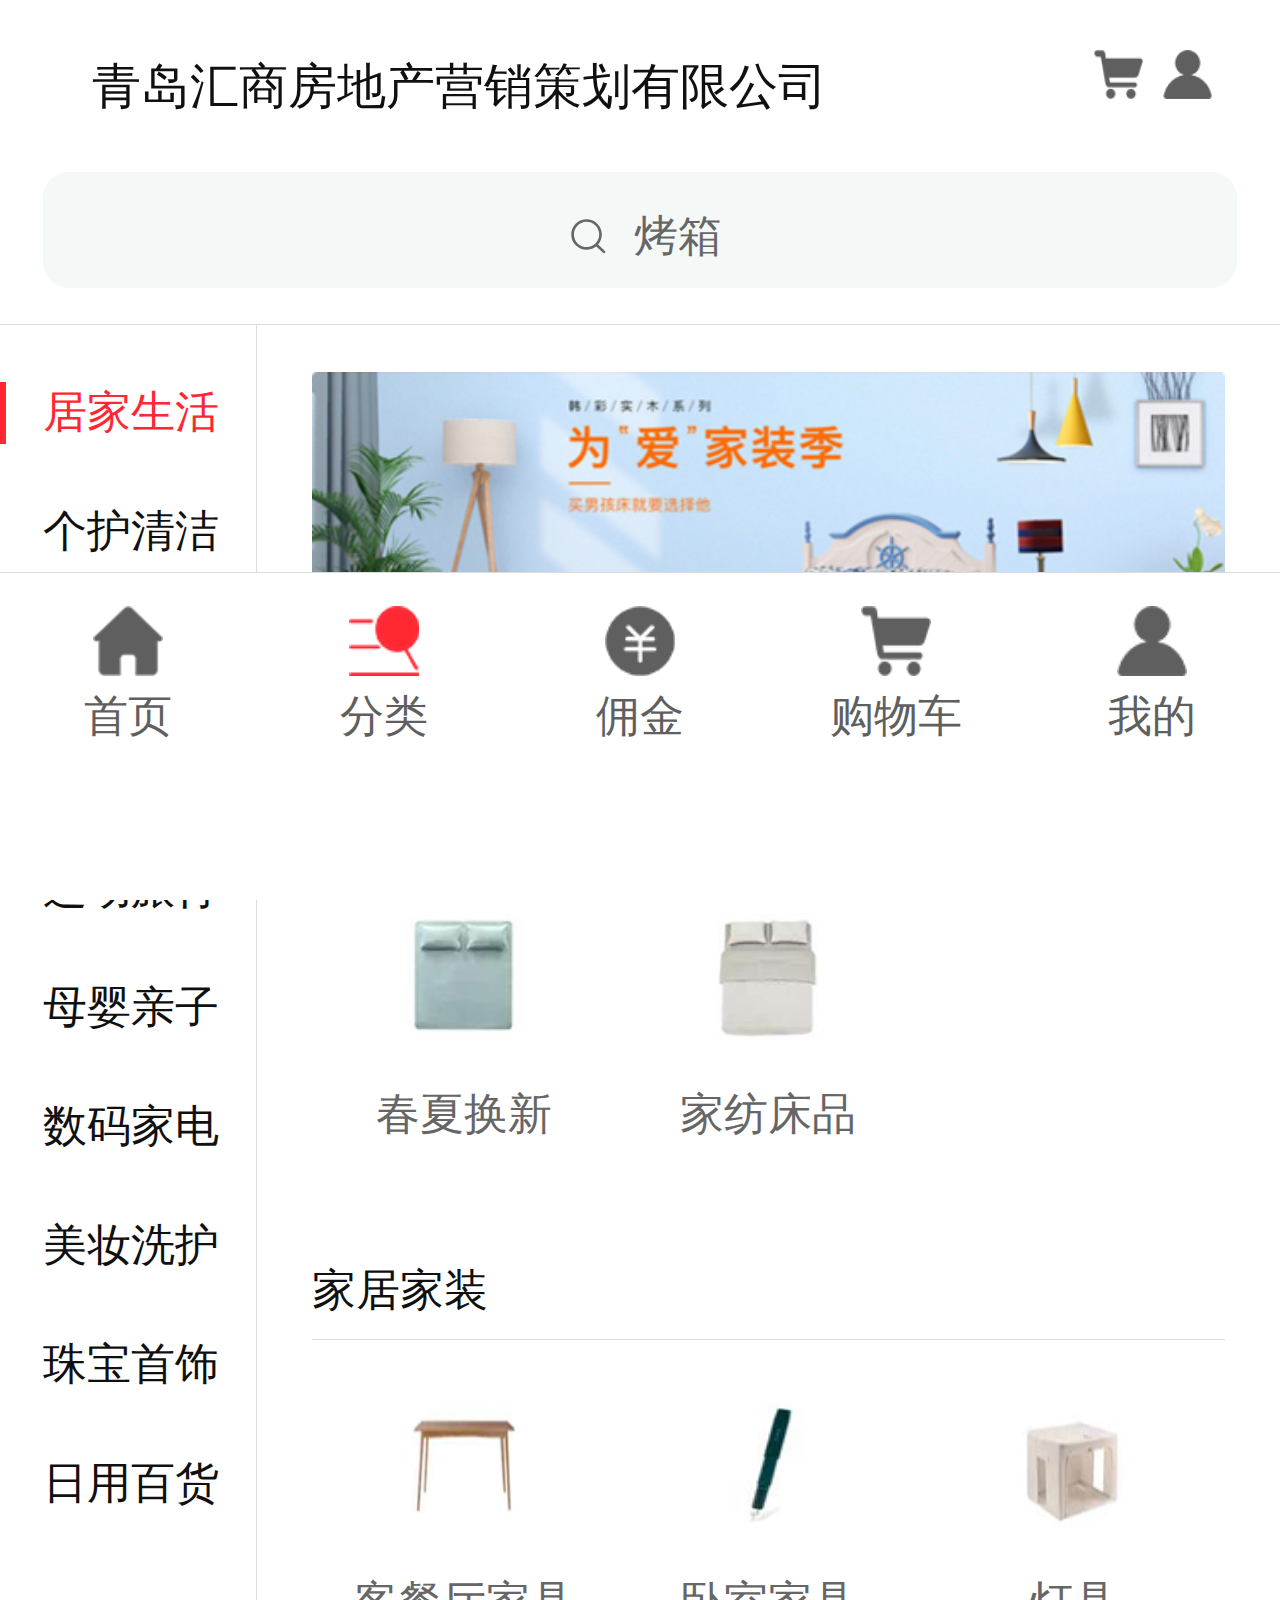
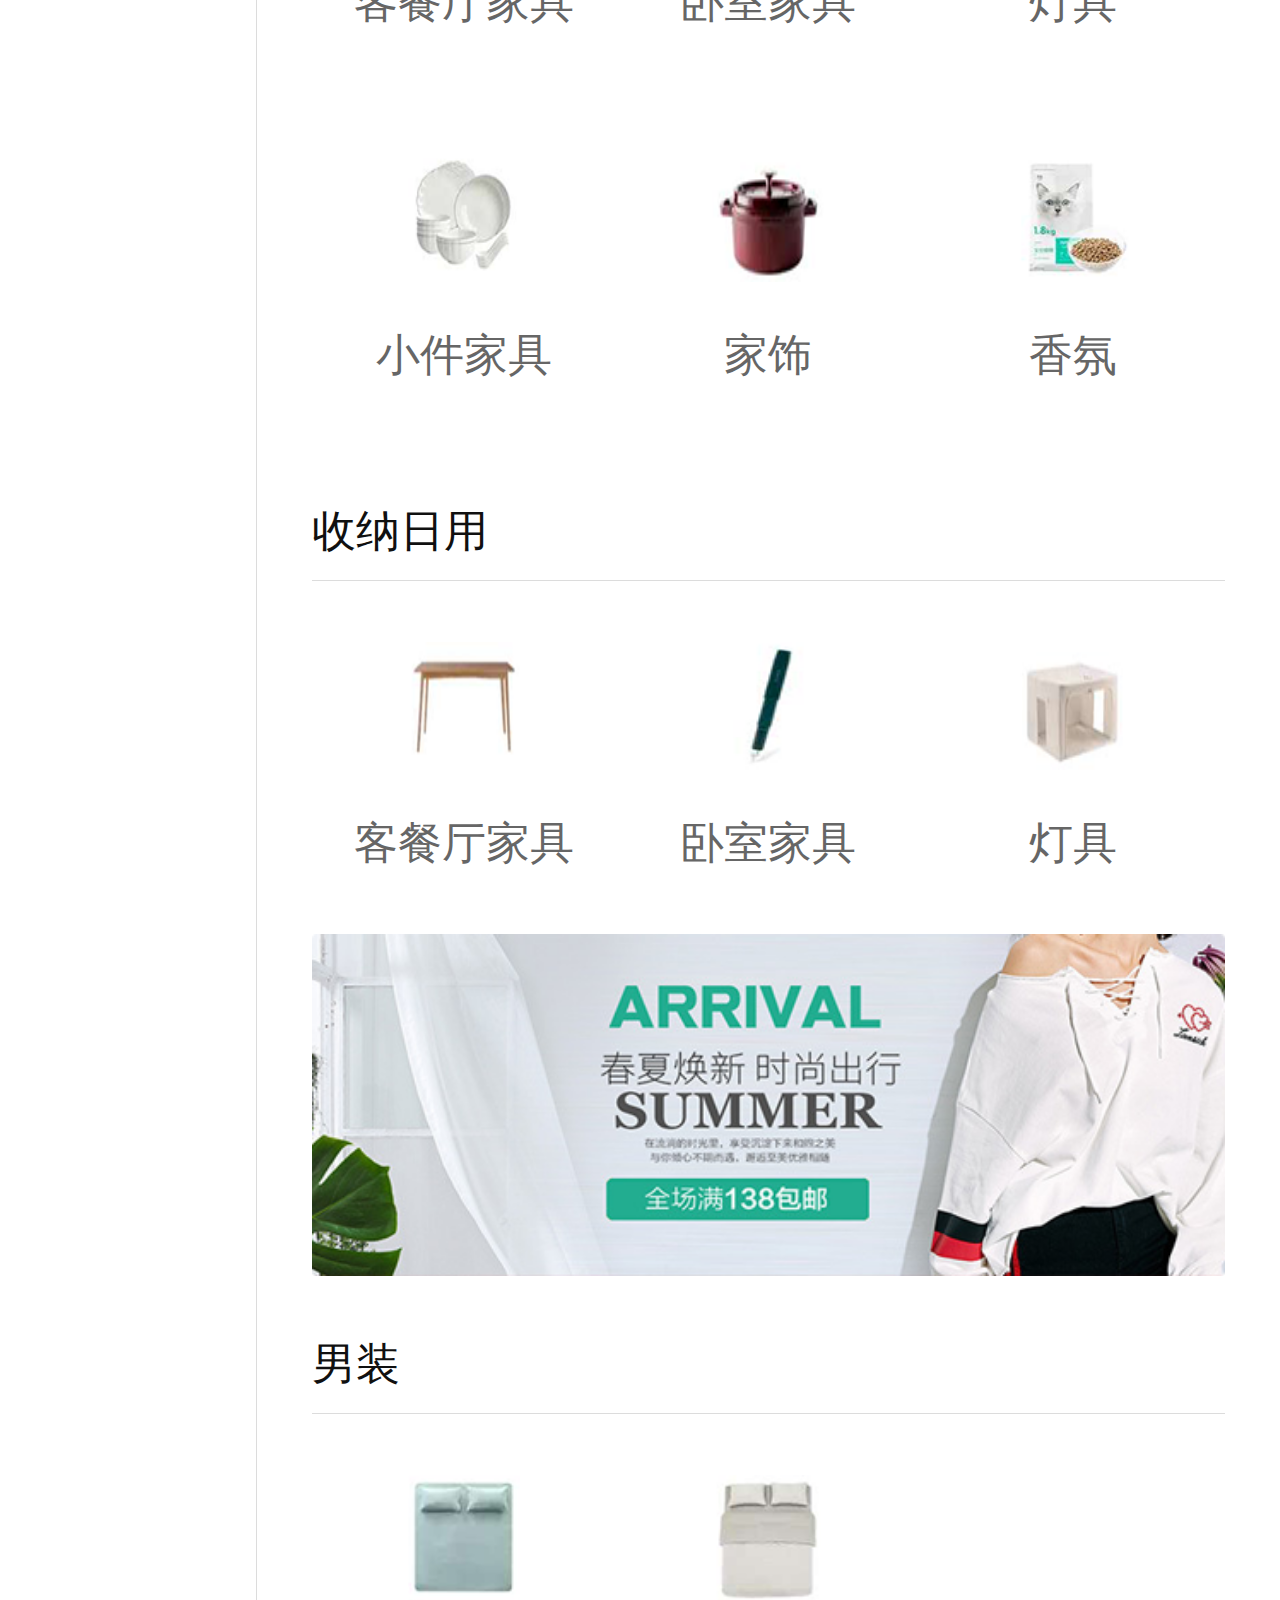
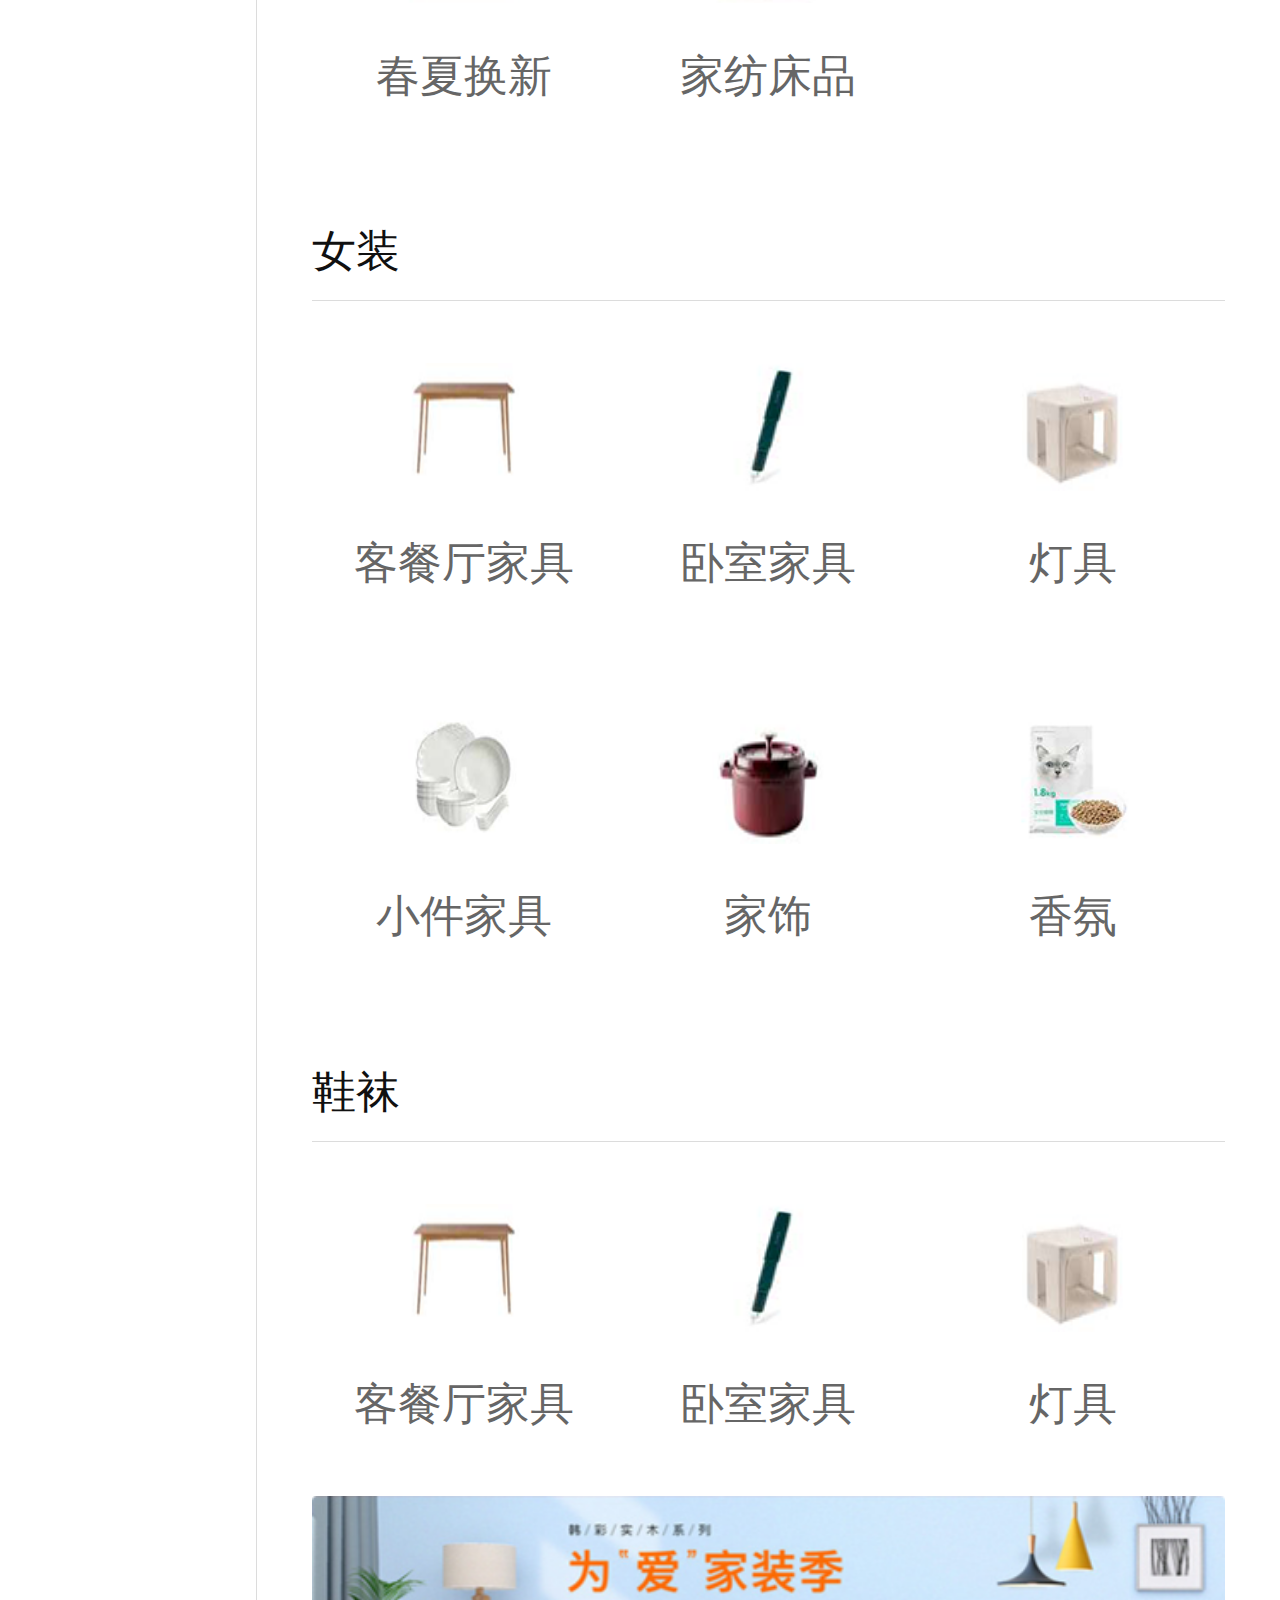
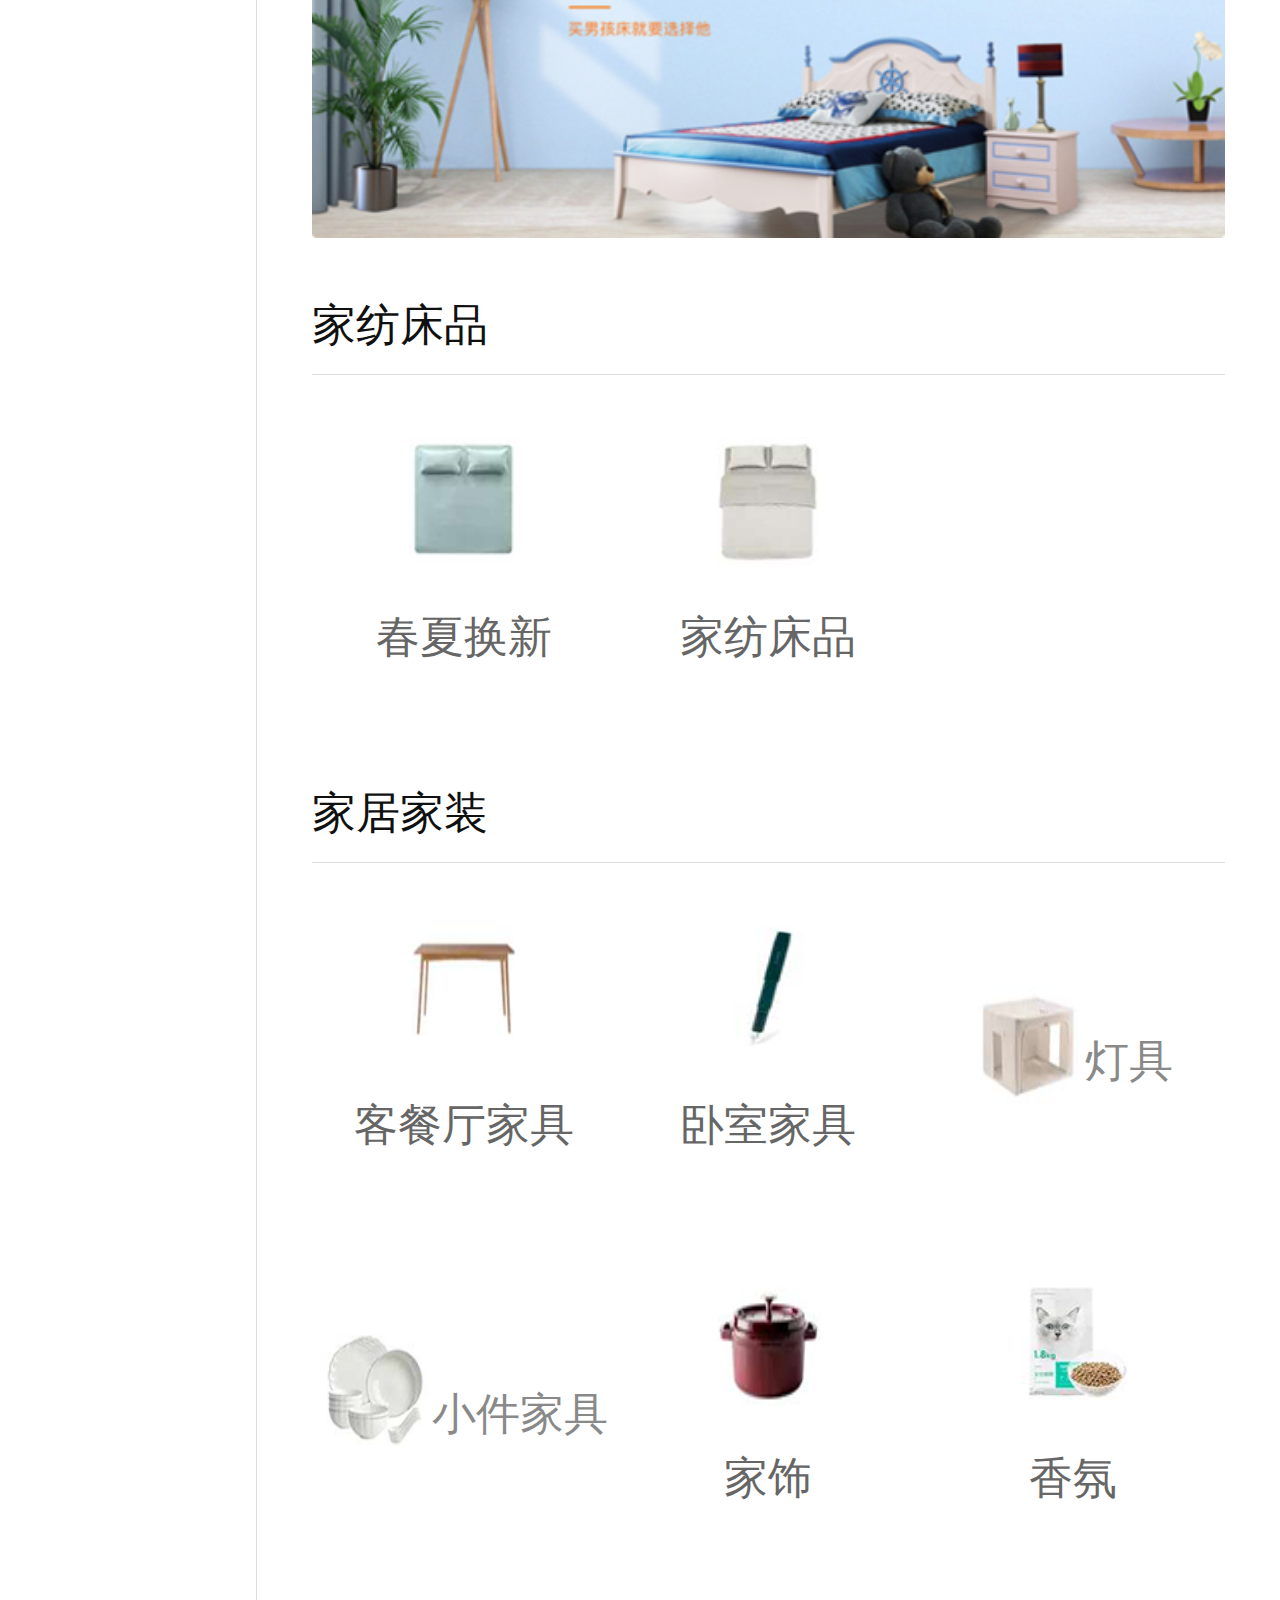
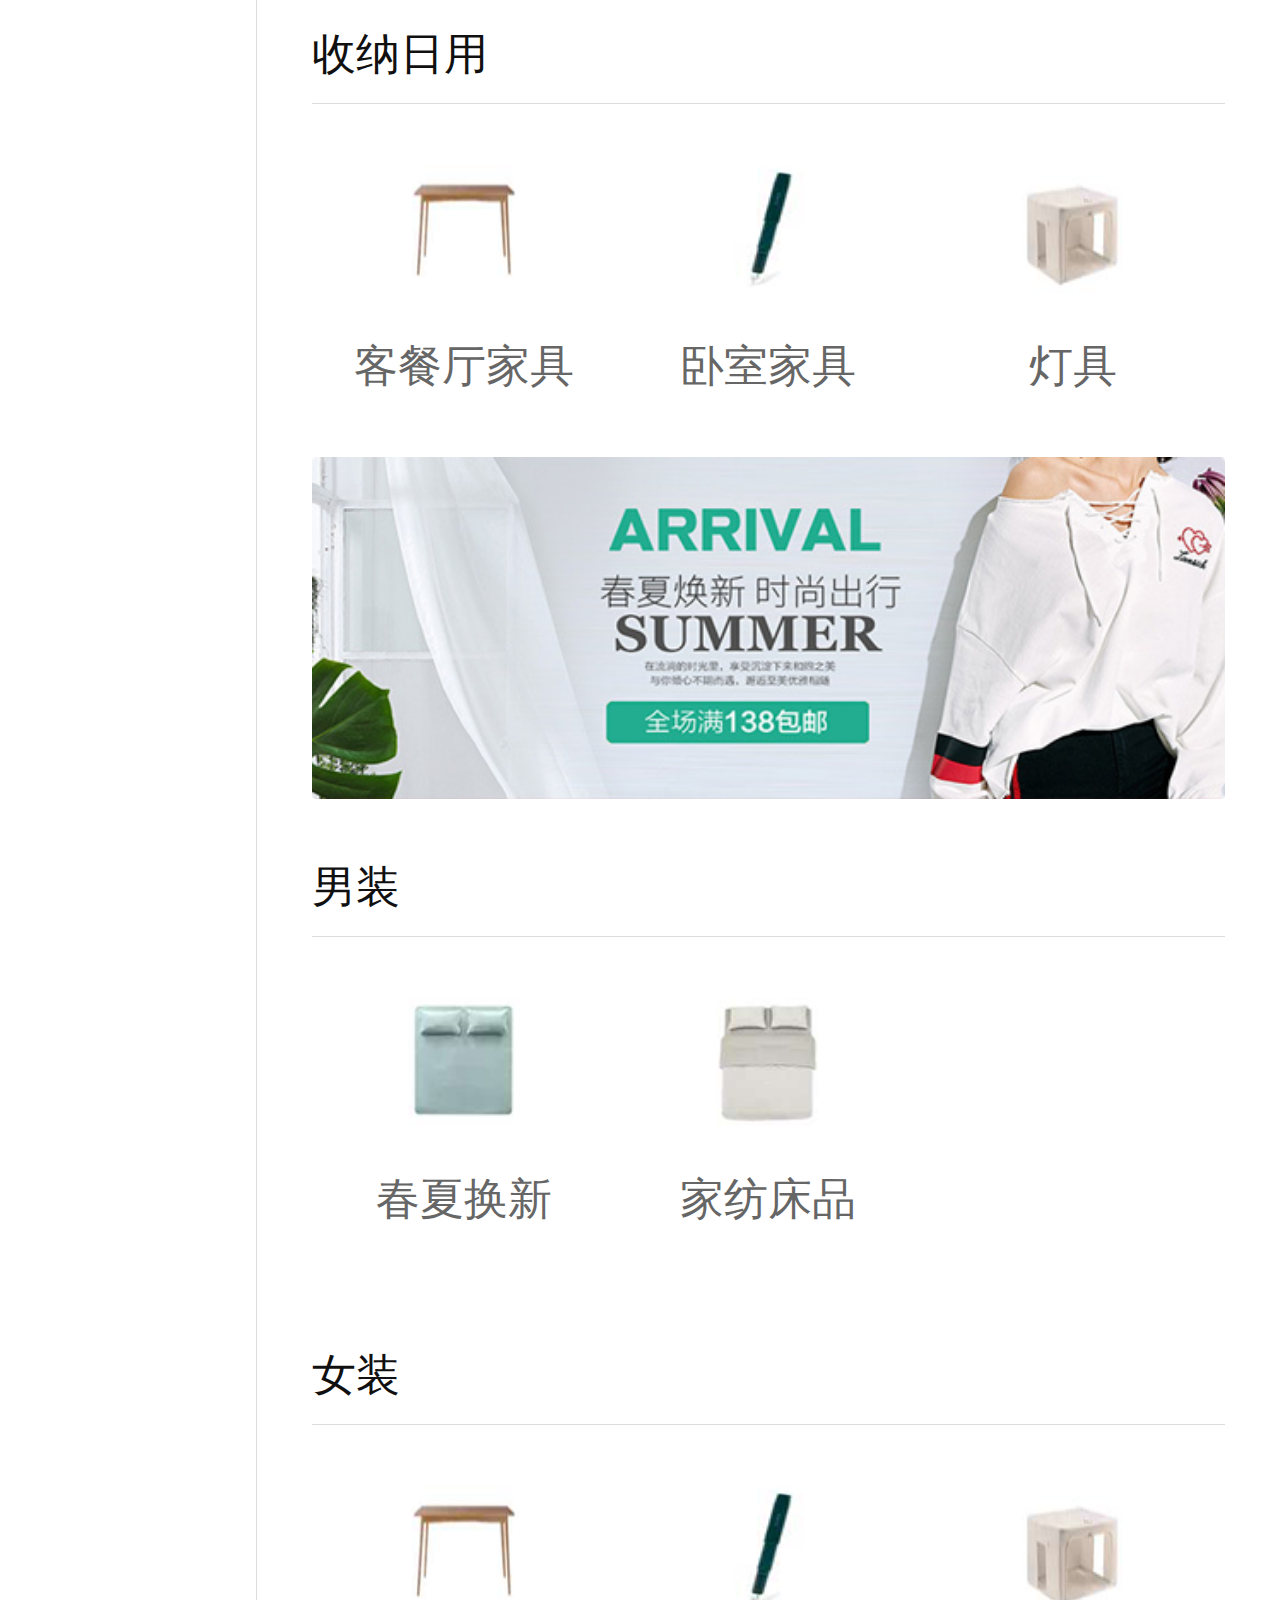
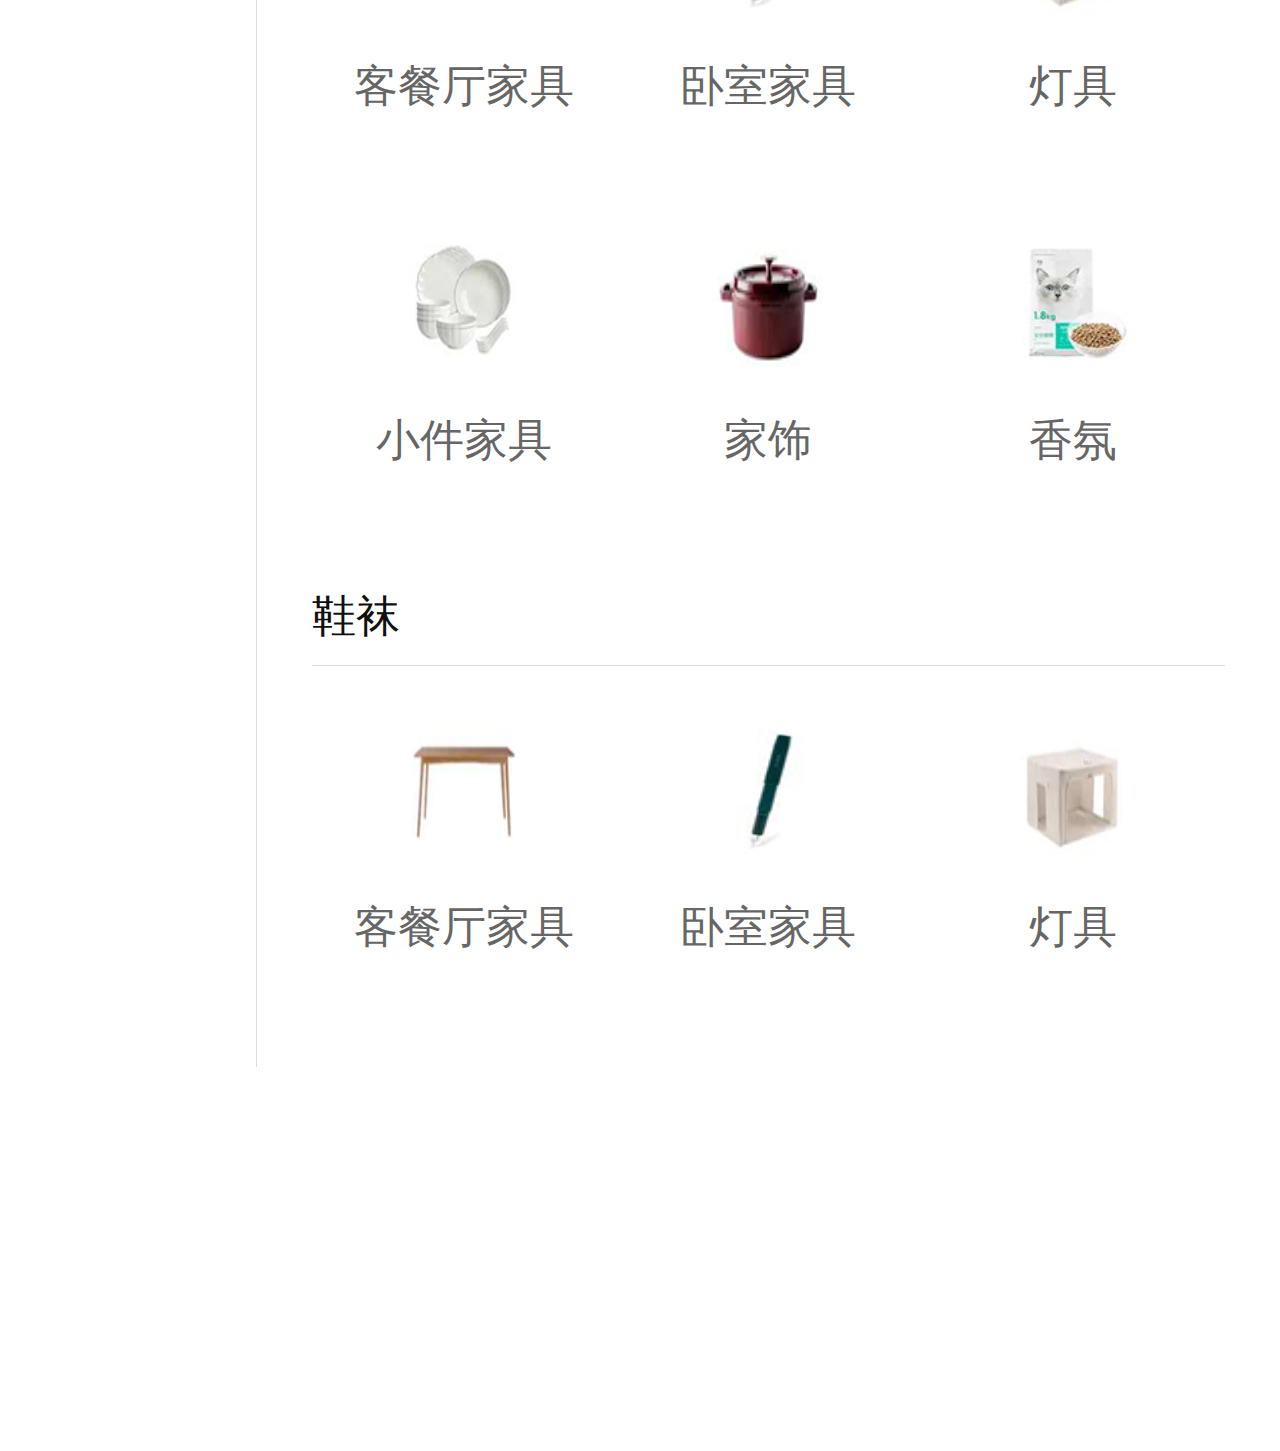
<file: classList.html>
<!DOCTYPE html>
<html>
	<head>
		<meta charset="utf-8">
		<meta name="viewport" content="width=device-width,initial-scale=1,minimum-scale=1,maximum-scale=1,user-scalable=no" />
		<title>分类列表</title>
		<link rel="stylesheet" type="text/css" href="css/reset.css" />
		<link rel="stylesheet" type="text/css" href="icon/iconfont.css" />
		<link rel="stylesheet" type="text/css" href="css/classList.css" />
		<script src="js/jquery-3.5.1.min.js" type="text/javascript" charset="utf-8"></script>
		<script src="js/classList.js" type="text/javascript" charset="utf-8"></script>
	</head>
	<body>
		<div id="header">
			<!-- 头部标题 -->
		</div>
		<div id="sort">
			<!-- 搜索 -->
		</div>

		<div class="content">
			<aside class="left_nav">
				<ul class="class_list">
					<li class="red">居家生活</li>
					<li>个护清洁</li>
					<li>服饰鞋包</li>
					<li>美食酒水</li>
					<li>运动旅行</li>
					<li>母婴亲子</li>
					<li>数码家电</li>
					<li>美妆洗护</li>
					<li>珠宝首饰</li>
					<li>日用百货</li>
				</ul>
			</aside>

			<figure class="right_list" id="right">
				<!-- 居家生活的内容  卡片1 -->
				<div class="family_life">
					<!-- 一楼 -->
					<a href="">
						<img class="ad_photo goto" src="img/big.png" alt="">
					</a>
					<h2 class="subtitle">家纺床品</h2>
					<div class="badding">
						<ul class="badding_list public-style">
							<li>
								<a href="">
									<img src="img/index/con1.png">
									<h1>春夏换新</h1>
								</a>
							</li>
							<li>
								<a href="">
									<img src="img/index/con2.png">
									<h1>家纺床品</h1>
								</a>
							</li>
						</ul>
					</div>
					<h2 class="subtitle">家居家装</h2>
					<div class="furniture">
						<ul class="furniture_list public-style">
							<li>
								<a href="">
									<img src="img/index/con3.png">
									<h1>客餐厅家具</h1>
								</a>
							</li>
							<li>
								<a href="">
									<img src="img/index/con7.png">
									<h1>卧室家具</h1>
								</a>
							</li>
							<li>
								<a href="">
									<img src="img/index/con4.png">
									<h1>灯具</h1>
								</a>
							</li>
							<li>
								<a href="">
									<img src="img/index/con6.png">
									<h1>小件家具</h1>
								</a>
							</li>
							<li>
								<a href="">
									<img src="img/index/con5.png">
									<h1>家饰</h1>
								</a>
							</li>
							<li>
								<a href="">
									<img src="img/index/con8.png">
									<h1>香氛</h1>
								</a>
							</li>
						</ul>
					</div>
					<h2 class="subtitle">收纳日用</h2>
					<div class="accept">
						<ul class="accept_list public-style">
							<li>
								<a href="">
									<img src="img/index/con3.png">
									<h1>客餐厅家具</h1>
								</a>
							</li>
							<li>
								<a href="">
									<img src="img/index/con7.png">
									<h1>卧室家具</h1>
								</a>
							</li>
							<li>
								<a href="">
									<img src="img/index/con4.png">
									<h1>灯具</h1>
								</a>
							</li>
						</ul>
					</div>
					<!-- 二楼 -->
					<img class="ad_photo" src="img/big2.png" alt="">
					<h2 class="subtitle">男装</h2>
					<div class="badding">
						<ul class="badding_list public-style">
							<li>
								<a href="">
									<img src="img/index/con1.png">
									<h1>春夏换新</h1>
								</a>
							</li>
							<li>
								<a href="">
									<img src="img/index/con2.png">
									<h1>家纺床品</h1>
								</a>
							</li>
						</ul>
					</div>
					<h2 class="subtitle">女装</h2>
					<div class="furniture">
						<ul class="furniture_list public-style">
							<li>
								<a href="">
									<img src="img/index/con3.png">
									<h1>客餐厅家具</h1>
								</a>
							</li>
							<li>
								<a href="">
									<img src="img/index/con7.png">
									<h1>卧室家具</h1>
								</a>
							</li>
							<li>
								<a href="">
									<img src="img/index/con4.png">
									<h1>灯具</h1>
								</a>
							</li>
							<li>
								<a href="">
									<img src="img/index/con6.png">
									<h1>小件家具</h1>
								</a>
							</li>
							<li>
								<a href="">
									<img src="img/index/con5.png">
									<h1>家饰</h1>
								</a>
							</li>
							<li>
								<a href="">
									<img src="img/index/con8.png">
									<h1>香氛</h1>
								</a>
							</li>
						</ul>
					</div>
					<h2 class="subtitle">鞋袜</h2>
					<div class="accept">
						<ul class="accept_list public-style">
							<li>
								<a href="">
									<img src="img/index/con3.png">
									<h1>客餐厅家具</h1>
								</a>
							</li>
							<li>
								<a href="">
									<img src="img/index/con7.png">
									<h1>卧室家具</h1>
								</a>
							</li>
							<li>
								<a href="">
									<img src="img/index/con4.png">
									<h1>灯具</h1>
								</a>
							</li>
						</ul>
					</div>
				</div>
				<!-- 个护清洁的内容  卡片2 -->
				<div class="personal_clear">
					<!-- 一楼 -->
					<img class="ad_photo goto" src="img/big.png" alt="">
					<h2 class="subtitle">家纺床品</h2>
					<div class="badding">
						<ul class="badding_list public-style">
							<li>
								<a href="">
									<img src="img/index/con1.png">
									<h1>春夏换新</h1>
								</a>
							</li>
							<li>
								<a href="">
									<img src="img/index/con2.png">
									<h1>家纺床品</h1>
								</a>
							</li>
						</ul>
					</div>
					<h2 class="subtitle">家居家装</h2>
					<div class="furniture">
						<ul class="furniture_list public-style">
							<li>
								<a href="">
									<img src="img/index/con3.png">
									<h1>客餐厅家具</h1>
								</a>
							</li>
							<li>
								<a href="">
									<img src="img/index/con7.png">
									<h1>卧室家具</h1>
								</a>
							</li>
							<li>
								<a href=""></a>
								<img src="img/index/con4.png">
								<h1>灯具</h1>
								</a>
							</li>
							<li>
								<a href=""></a>
								<img src="img/index/con6.png">
								<h1>小件家具</h1>
								</a>
							</li>
							<li>
								<a href="">
									<img src="img/index/con5.png">
									<h1>家饰</h1>
								</a>
							</li>
							<li>
								<a href="">
									<img src="img/index/con8.png">
									<h1>香氛</h1>
								</a>
							</li>
						</ul>
					</div>
					<h2 class="subtitle">收纳日用</h2>
					<div class="accept">
						<ul class="accept_list public-style">
							<li>
								<a href="">
									<img src="img/index/con3.png">
									<h1>客餐厅家具</h1>
								</a>
							</li>
							<li>
								<a href="">
									<img src="img/index/con7.png">
									<h1>卧室家具</h1>
								</a>
							</li>
							<li>
								<a href="">
									<img src="img/index/con4.png">
									<h1>灯具</h1>
								</a>
							</li>
						</ul>
					</div>
				</div>
				<!-- 服饰鞋包的内容  卡片3 -->
				<div class="dress_shoe">
					<!-- 二楼 -->
					<img class="ad_photo goto" src="img/big2.png" alt="">
					<h2 class="subtitle">男装</h2>
					<div class="badding">
						<ul class="badding_list public-style">
							<li>
								<a href="">
									<img src="img/index/con1.png">
									<h1>春夏换新</h1>
								</a>
							</li>
							<li>
								<a href="">
									<img src="img/index/con2.png">
									<h1>家纺床品</h1>
								</a>
							</li>
						</ul>
					</div>
					<h2 class="subtitle">女装</h2>
					<div class="furniture">
						<ul class="furniture_list public-style">
							<li>
								<a href="">
									<img src="img/index/con3.png">
									<h1>客餐厅家具</h1>
								</a>
							</li>
							<li>
								<a href="">
									<img src="img/index/con7.png">
									<h1>卧室家具</h1>
								</a>
							</li>
							<li>
								<a href="">
									<img src="img/index/con4.png">
									<h1>灯具</h1>
								</a>
							</li>
							<li>
								<a href="">
									<img src="img/index/con6.png">
									<h1>小件家具</h1>
								</a>
							</li>
							<li>
								<a href="">
									<img src="img/index/con5.png">
									<h1>家饰</h1>
								</a>
							</li>
							<li>
								<a href="">
									<img src="img/index/con8.png">
									<h1>香氛</h1>
								</a>
							</li>
						</ul>
					</div>
					<h2 class="subtitle">鞋袜</h2>
					<div class="accept">
						<ul class="accept_list public-style">
							<li>
								<a href="">
									<img src="img/index/con3.png">
									<h1>客餐厅家具</h1>
								</a>
							</li>
							<li>
								<a href="">
									<img src="img/index/con7.png">
									<h1>卧室家具</h1>
								</a>
							</li>
							<li>
								<a href="">
									<img src="img/index/con4.png">
									<h1>灯具</h1>
								</a>
							</li>
						</ul>
					</div>
				</div>
			</figure>
		</div>

		<!-- 垫高底部 -->
		<div class="high"></div>

		<footer class="footer">
			<ul class="footer_list">
				<li><a href="index.html"><img src="img/home.png"><span>首页</span></a></li>
				<li><a href=""><img src="img/classred.png"><span>分类</span></a></li>
				<li><a href=""><img src="img/money.png"><span>佣金</span></a></li>
				<li><a href="shopCar.html"><img src="img/cart.png"><span>购物车</span></a></li>
				<li><a href="user.html"><img src="img/user.png"><span>我的</span></a></li>
			</ul>
		</footer>
	</body>
</html>
</file>
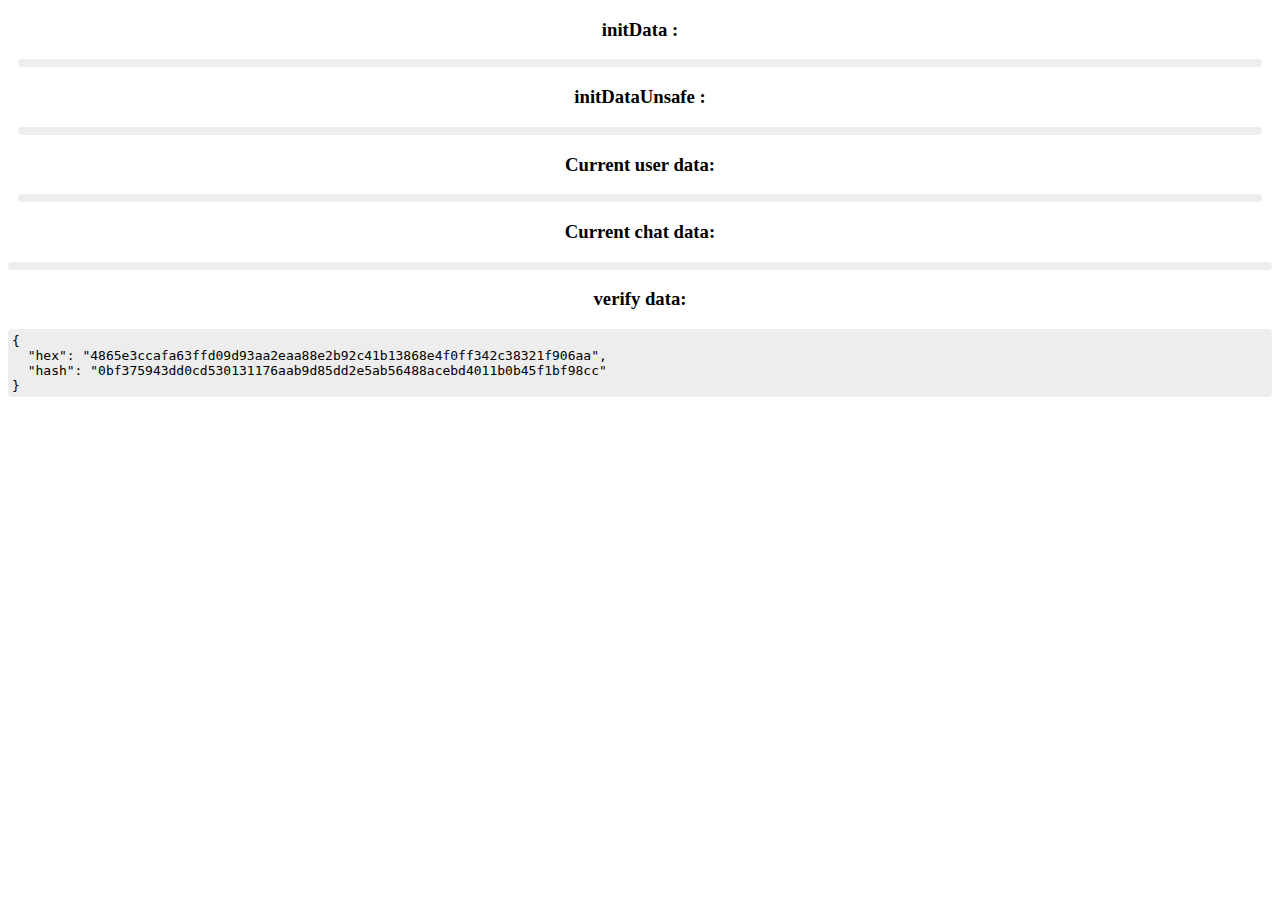
<file: index2.html>
<!DOCTYPE html>
<html>
	<head>
		<meta charset="utf-8" />
		<meta name="viewport" content="width=device-width,initial-scale=1,minimum-scale=1,maximum-scale=1,user-scalable=no" />
		<title>主页</title>
<!--		<script src="https://telegram.org/js/telegram-web-app.js?1"></script>-->
        <script src="js/crypto-js.min.js" type="text/javascript" charset="utf-8"></script>

		<style>
            .user {
                margin : 10px;
                text-align: center;
            }

            .chat {
                text-align: center;
                margin-top: 10px;
            }

            pre {
                background: rgba(0, 0, 0, .07);
                border-radius: 4px;
                padding: 4px;
                margin: 7px 0;
                word-break: break-all;
                word-break: break-word;
                white-space: pre-wrap;
                text-align: left;
            }

        </style>
	</head>
	<body>
        <div class="user">
            <h3>initData : </h3>
            <pre id="initData"></pre>
        </div>
        <div class="user">
            <h3>initDataUnsafe : </h3>
            <pre id="initDataUnsafe"></pre>
        </div>
		<div class="user">
            <h3>Current user data:</h3>
			<pre id="user"></pre>
		</div>
        <div class="chat">
            <h3>Current chat data:</h3>
            <pre id="chat"></pre>
        </div>
        <div class="chat">
            <h3>verify data:</h3>
            <pre id="verify"></pre>
        </div>
	</body>
<script type="application/javascript">

    // Telegram.WebApp.ready();
    const initData ="query_id=AAEMfjYrAgAAAAx-NivZzEND&user=%7B%22id%22%3A5019958796%2C%22first_name%22%3A%22Z%22%2C%22last_name%22%3A%22RORONOA%22%2C%22username%22%3A%22dpayz%22%2C%22language_code%22%3A%22en%22%7D&auth_date=1676612967&hash=0bf375943dd0cd530131176aab9d85dd2e5ab56488acebd4011b0b45f1bf98cc" //Telegram.WebApp.initData || '';
    // const data = Telegram.WebApp.initDataUnsafe || {};

    const q = new URLSearchParams(initData);
    // Extract the hash
    const hash = q.get("hash");

    // Re encode in accordance to the documentation. Remember
    // to remove hash before.
    q.delete("hash");
    const v = Array.from(q.entries());
    v.sort(([aN, aV], [bN, bV]) => aN.localeCompare(bN));
    const data_check_string = v.map(([n, v]) => `${n}=${v}`).join("\n");
    //
    // const user = data.user
    // const chat = data.chat

    /*const checkString =  Object.keys(data)
        .filter((key) => key !== 'hash')
        .map((key) => `${key}=${data[key]}`)
        .sort().join('\n');
    console.log(checkString)*/

    const data_string = '123456abc';

    // console.log(data_check_string)

    const secret = CryptoJS.HmacSHA256('6057785400:AAHtUo5wKa7TOOWODkoj3innKdKufMaAOPs','WebAppData')
    console.log(secret)

    const signature = CryptoJS.HmacSHA256(data_string,secret)
    console.log(signature)

    const hex = secret.toString(CryptoJS.enc.Hex)
    const verifyResult = {hex : hex, hash : hash}


    /*document.querySelector('#initData').innerHTML = JSON.stringify(initData, null, 2);
    document.querySelector('#initDataUnsafe').innerHTML = JSON.stringify(data, null, 2);
    document.querySelector('#user').innerHTML = JSON.stringify(user, null, 2);
    if(chat){
        document.querySelector('#chat').innerHTML = JSON.stringify(chat, null, 2);
    }else{
        document.querySelector('#chat').innerHTML = JSON.stringify("无聊天记录")
    }*/
    document.querySelector('#verify').innerHTML = JSON.stringify(verifyResult, null, 2);

</script>
</html>
</file>
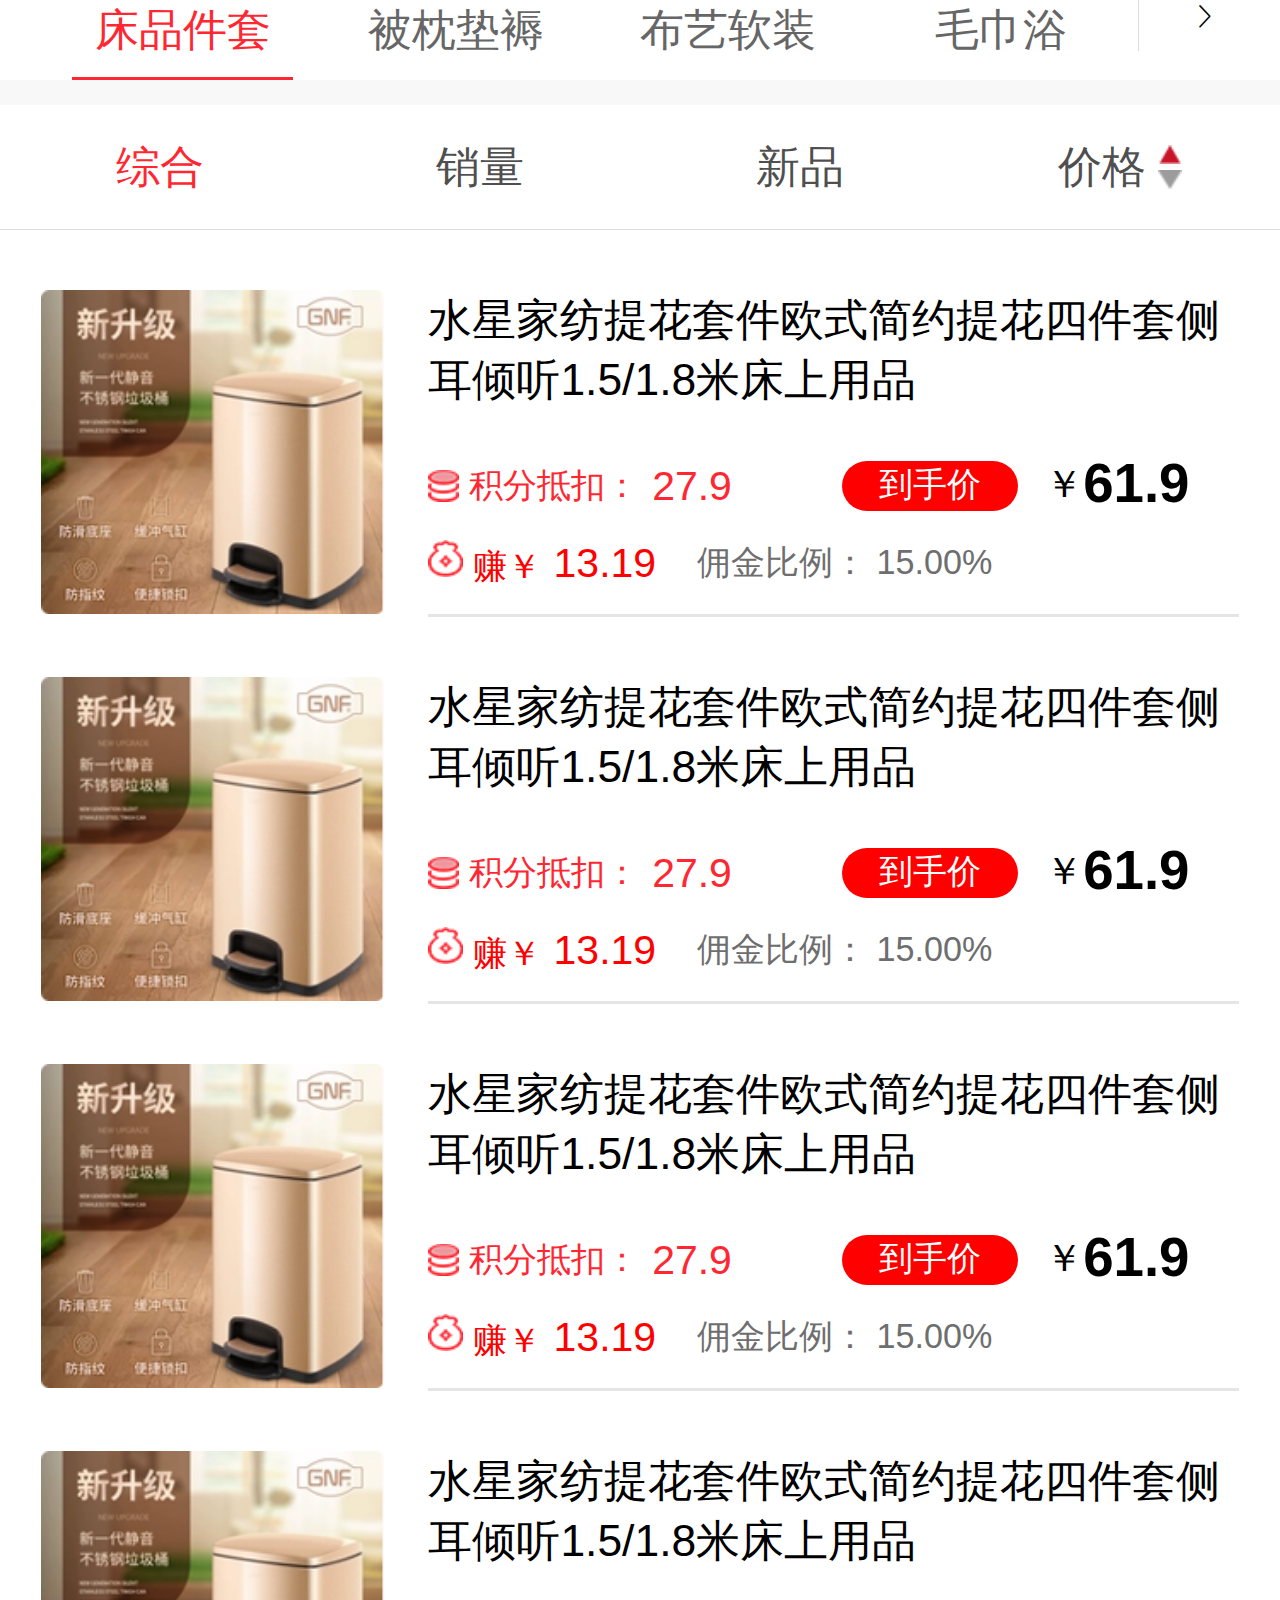
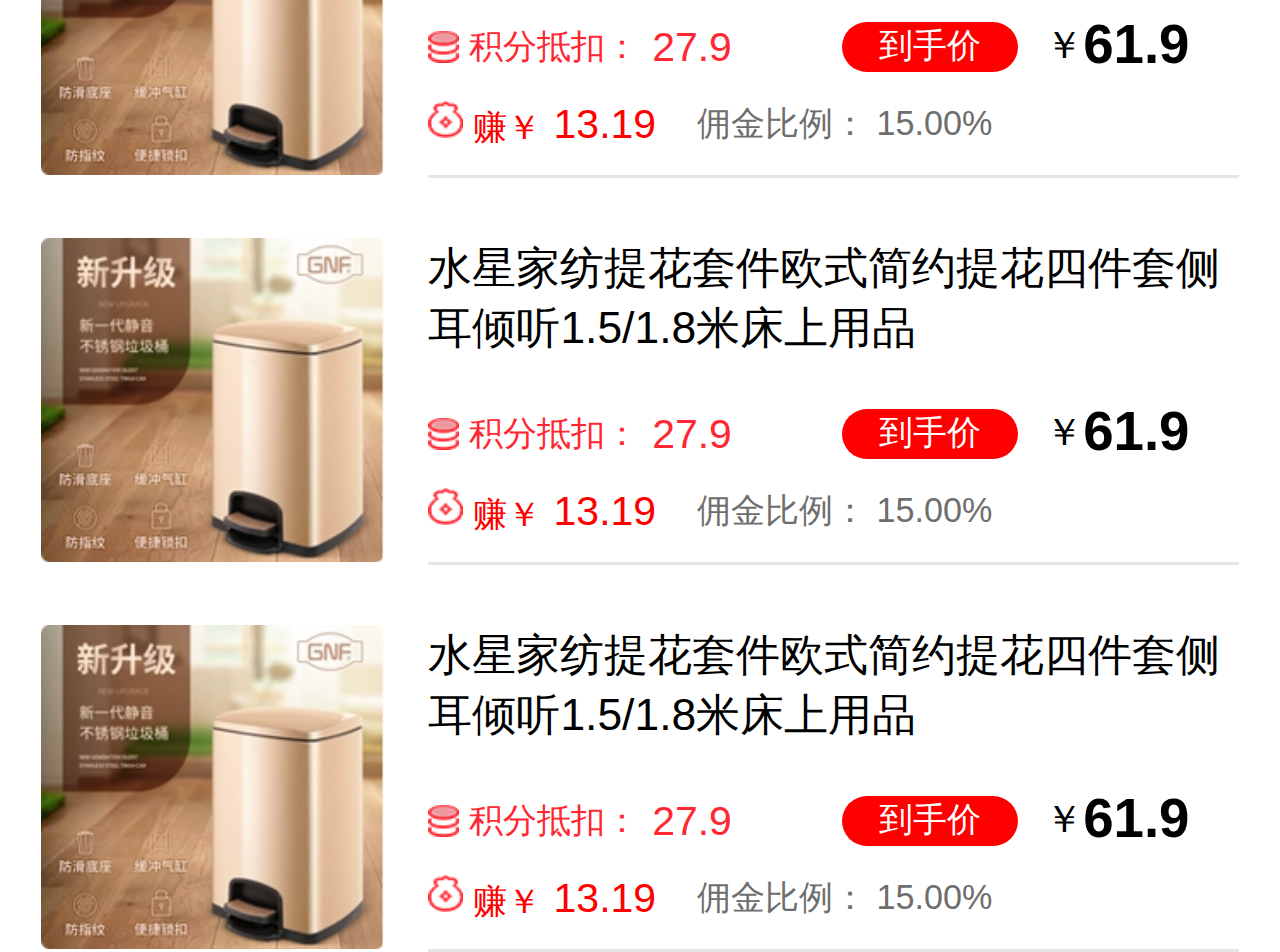
<file: live.html>
<!DOCTYPE html>
<html>
	<head>
		<meta charset="utf-8">
		<meta name="viewport" content="width=device-width,initial-scale=1,minimum-scale=1,maximum-scale=1,user-scalable=no" />
		<title>居家生活</title>
		<link rel="stylesheet" type="text/css" href="css/reset.css" />
		<link rel="stylesheet" type="text/css" href="icon/iconfont.css" />
		<link rel="stylesheet" type="text/css" href="css/live.css" />
		<script src="js/jquery-3.5.1.min.js" type="text/javascript" charset="utf-8"></script>
		<script src="js/live.js" type="text/javascript" charset="utf-8"></script>
		<script src="https://telegram.org/js/telegram-web-app.js?1"></script>
	</head>
	<body>
		<div id="main_content">
		<nav>
			<ul class="nav_list">
				<li><a class="red" href="javascript:void(0)">床品件套</a></li>
				<li><a href="javascript:void(0)">被枕垫褥</a></li>
				<li><a href="javascript:void(0)">布艺软装</a></li>
				<li><a href="javascript:void(0)">毛巾浴</a></li>
				<li class="nav_list_more"><a href=""><span class="iconfont icon-qianjinjiantou"></span></a></li>
			</ul>
		</nav>
		<!-- 排序 -->
		<div class="sort">
			<ul class="sort_list">
				<li class="red">综合</li>
				<li>销量</li>
				<li>新品</li>
				<li class="price"><span>价格</span>
					<div class="triangle">
						<img src="img/rect_red.png" alt=""><img src="img/rect_gray.png" alt="">
					</div>
				</li>
			</ul>
			<div class="item_box">
				<!-- 导入item -->
			</div>
		</div>
		
<!--		<div class="return">
			<img src="img/return.jpg" >
		</div>-->
		</div>
	</body>
</html>
</file>
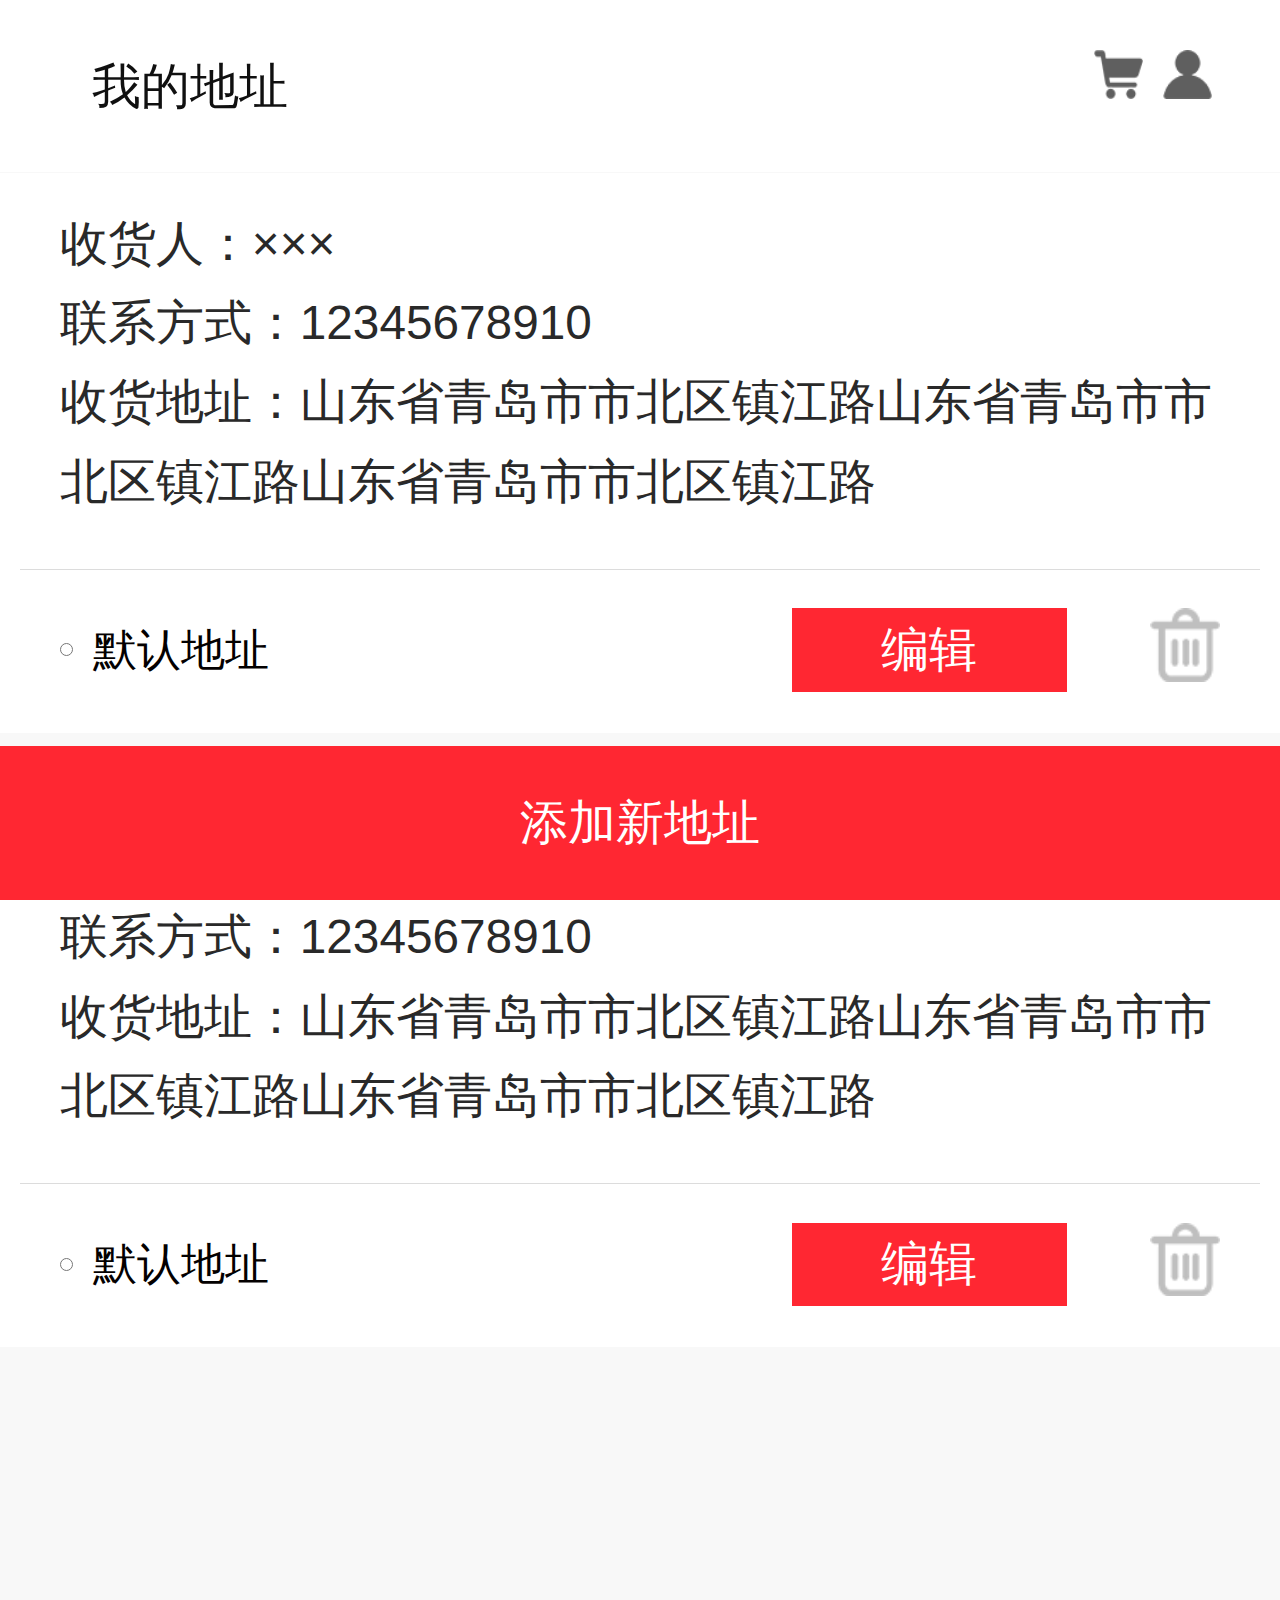
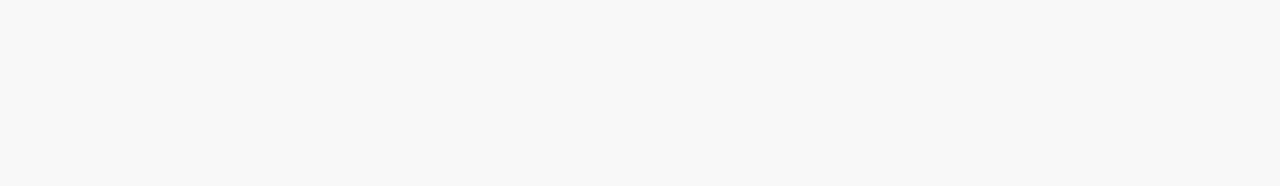
<file: myAddress.html>
<!DOCTYPE html>
<html>
	<head>
		<meta charset="utf-8">
		<meta name="viewport" content="width=device-width,initial-scale=1,minimum-scale=1,maximum-scale=1,user-scalable=no" />
		<title>我的收货地址</title>
		<link rel="stylesheet" type="text/css" href="css/reset.css" />
		<link rel="stylesheet" type="text/css" href="icon/iconfont.css" />
		<link rel="stylesheet" type="text/css" href="css/myaddress.css" />
		<script src="js/jquery-3.5.1.min.js" type="text/javascript" charset="utf-8"></script>
		<script src="js/myaddress.js" type="text/javascript" charset="utf-8"></script>
	</head>
	<body>
		<div id="header">
			<!-- 头部标题 -->
		</div>

		<!-- 地址 -->
		<form action="">
			<div class="address">
				<div class="address_item">
					<div class="content">
						<p>收货人：×××</p>
						<p>联系方式：12345678910</p>
						<p class="detail-address">收货地址：山东省青岛市市北区镇江路山东省青岛市市北区镇江路山东省青岛市市北区镇江路</p>
					</div>
					<div class="check">
						<div class="left">
							<input type="radio" name="defult-btn">
							<span class="radio-text">默认地址</span>
						</div>
						<div class="right">
							<button class="edit" type="button">编辑</button>
							<img src="img/delete.png" alt="">
						</div>
					</div>
				</div>
			</div>

			<div class="address">
				<div class="address_item">
					<div class="content">
						<p>收货人：×××</p>
						<p>联系方式：12345678910</p>
						<p class="detail-address">收货地址：山东省青岛市市北区镇江路山东省青岛市市北区镇江路山东省青岛市市北区镇江路</p>
					</div>
					<div class="check">
						<div class="left">
							<input type="radio" name="defult-btn">
							<span class="radio-text">默认地址</span>
						</div>
						<div class="right">
							<button class="edit" type="button">编辑</button>
							<img src="img/delete.png" alt="">
						</div>
					</div>
				</div>
			</div>
		</form>

		<!-- 垫高底部 -->
		<div class="high"></div>

		<button type="button" class="add">添加新地址</button>

	</body>
</html>
</file>
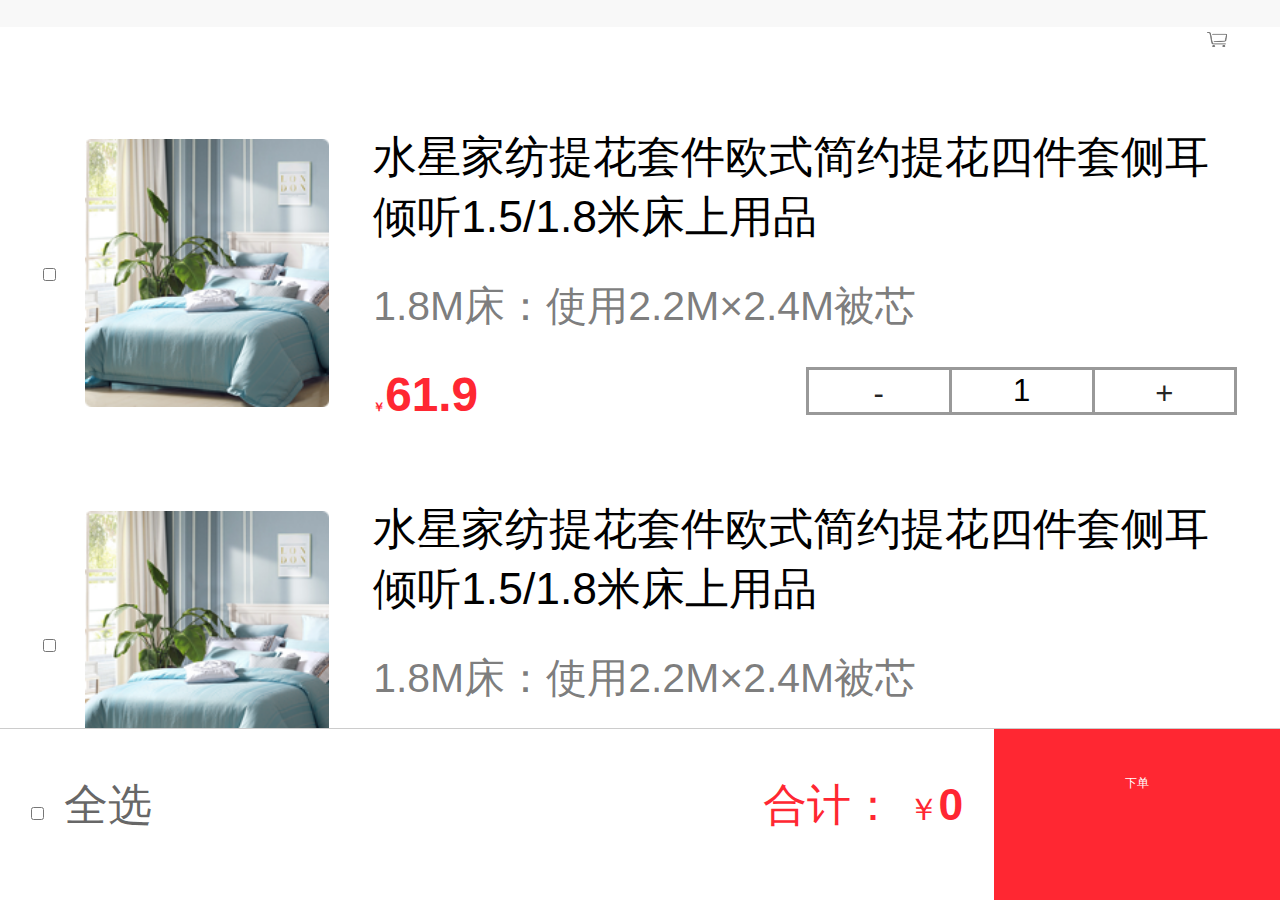
<file: shopCar.html>
<!DOCTYPE html>
<html>
	<head>
		<meta charset="utf-8">
		<meta name="viewport" content="width=device-width,initial-scale=1,minimum-scale=1,maximum-scale=1,user-scalable=no" />
		<title>购物车</title>
		<link rel="stylesheet" type="text/css" href="css/reset.css" />
		<link rel="stylesheet" type="text/css" href="icon/iconfont.css" />
		<link rel="stylesheet" type="text/css" href="css/shopCar.css" />
		<script src="js/jquery-3.5.1.min.js" type="text/javascript" charset="utf-8"></script>
		<script src="js/shopCar.js" type="text/javascript" charset="utf-8"></script>
	</head>
	<body>
	<div id="main_content">
		<!-- 购物车列表 -->
		<div class="shopCar_list">
			<div style="text-align: right;margin-right: 10px;"><img style="width: 20px;height: 15px;margin-top: 5px;" src="img/shopcart.png"></div>
			<div class="goods">
				<input class="check" type="checkbox">
				<a href=""><img class="goods-img" src="img/good.png" alt=""></a>
				<div class="note">
					<h><a class="note-title" href="">水星家纺提花套件欧式简约提花四件套侧耳倾听1.5/1.8米床上用品</a></h>
					<div class="arrt">1.8M床：使用2.2M×2.4M被芯</div>
					<div class="price">
						<div>￥<span class="goodsprice">61.9</span></div>
						<div class="cart_num">
							<span class="reduce">-</span>
							<input class="cart_amount" type="text" value="1" readonly="readonly">
							<span class="augment">+</span>
						</div>
					</div>
				</div>
			</div>
			<div class="goods">
				<input class="check" type="checkbox">
				<a href=""><img class="goods-img" src="img/good.png" alt=""></a>
				<div class="note">
					<h><a class="note-title" href="">水星家纺提花套件欧式简约提花四件套侧耳倾听1.5/1.8米床上用品</a></h>
					<div class="arrt">1.8M床：使用2.2M×2.4M被芯</div>
					<div class="price">
						<div>￥<span class="goodsprice">61.9</span></div>
						<div class="cart_num">
							<span class="reduce">-</span>
							<input class="cart_amount" type="text" value="1" readonly="readonly">
							<span class="augment">+</span>
						</div>
					</div>
				</div>
			</div>
		</div>

		<!-- 垫高底部 -->
		<!--<div class="high"></div>-->

		<footer class="footer">
			<div class="left">
				<div class="all_text"><input class="all" type="checkbox">全选</div>
				<div class="count">合计： <span class="symbol">￥</span><b id="price">0</b></div>
			</div>
			<div class="right"><a class="confirm" href="">下单</a></div>
		</footer>
	</div>
	</body>
</html>
</file>
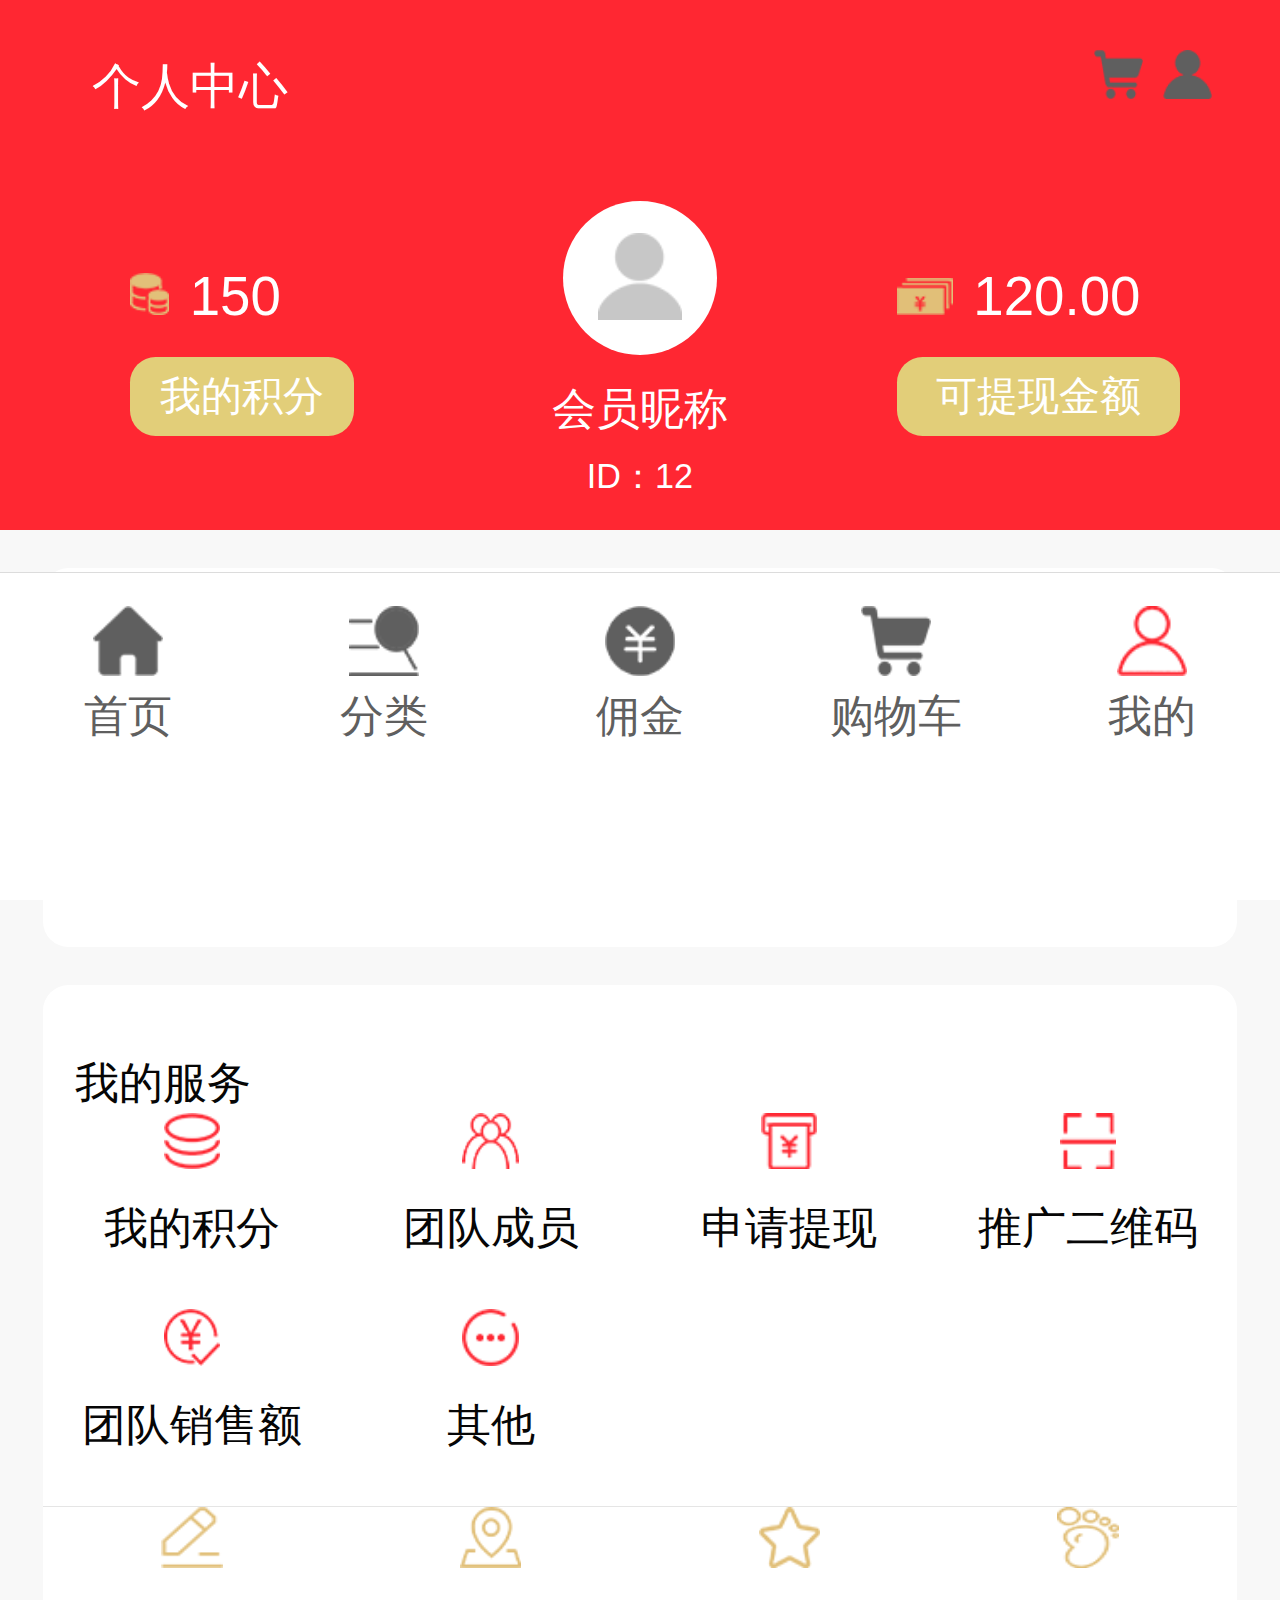
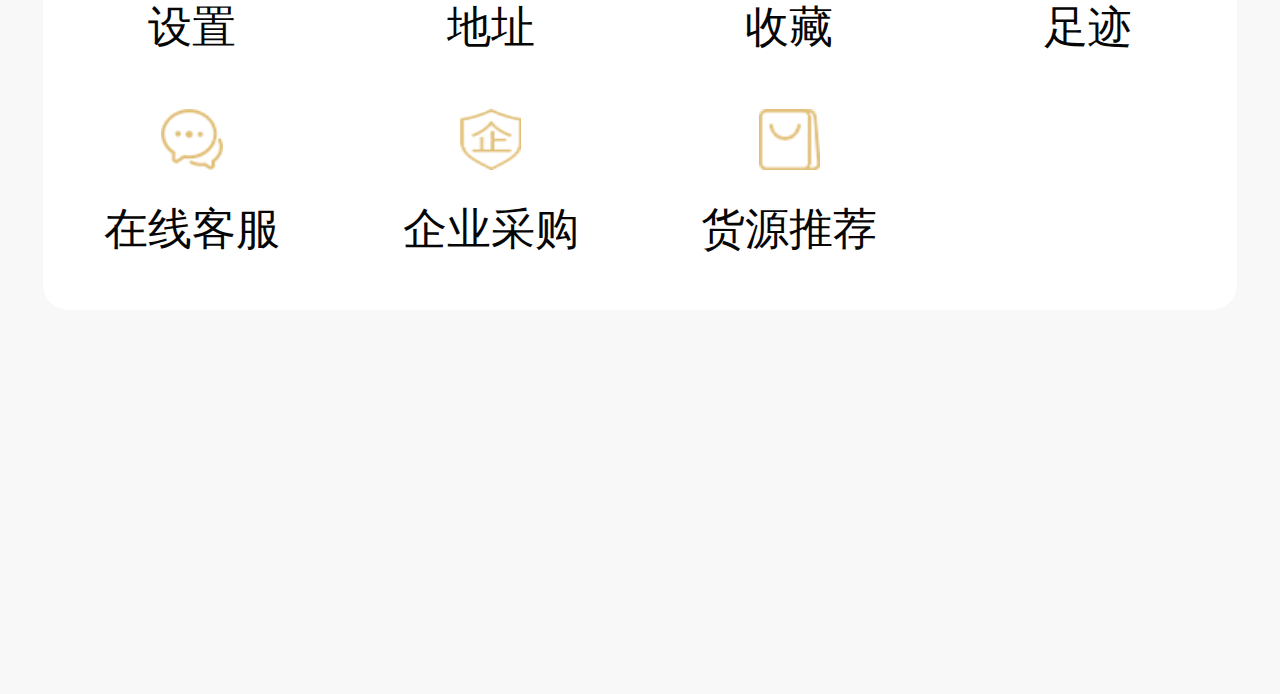
<file: user.html>
<!DOCTYPE html>
<html>
	<head>
		<meta charset="utf-8">
		<title>个人中心</title>
		<link rel="stylesheet" type="text/css" href="css/reset.css" />
		<link rel="stylesheet" type="text/css" href="icon/iconfont.css" />
		<link rel="stylesheet" type="text/css" href="css/user.css" />
		<script src="js/jquery-3.5.1.min.js" type="text/javascript" charset="utf-8"></script>
		<script src="js/user.js" type="text/javascript" charset="utf-8"></script>
	</head>
	<body>
		<div id="header">
			<!-- 导入头部 -->
		</div>
		<!-- 个人中心 -->
		<div class="user">
			<ul class="user_list">
				<li class="myscore">
					<div class="public">
						<div><img class="score" src="img/integral.png" alt=""><span class="number">150</span></div>
						<button type="button" class="text">我的积分</button>
					</div>
				</li>
				<li class="user_name">
					<div><a href=""><img src="img/userhead.png" alt=""></a></div>
					<h>会员昵称</h>
					<h>ID：12</h>
				</li>
				<li class="mymoney">
					<div class="public">
						<div><img class="money" src="img/money03.png" alt=""><span class="number">120.00</span></div>
						<button type="button" class="text">可提现金额</button>
					</div>
				</li>
			</ul>
		</div>
		<!-- 我的订单 -->
		<div class="order mycontent">
			<h1><span>我的订单</span><a href=""><span class="iconfont icon-qianjinjiantou"></span></a></h1>
			<ul class="order_list">
				<li><a href=""><img src="img/order_icon1.png" alt=""><span>待付款</span></a></li>
				<li><a href=""><img src="img/order_icon2.png" alt=""><span>待发货</span></a></li>
				<li><a href=""><img src="img/order_icon3.png" alt=""><span>待收货</span></a></li>
				<li><a href=""><img src="img/order_icon4.png" alt=""><span>待评价</span></a></li>
				<li><a href=""><img src="img/order_icon5.png" alt=""><span>退换/售后</span></a></li>
			</ul>
		</div>

		<!-- 我的服务 -->
		<div class="serve mycontent">
			<h1><span>我的服务</span></h1>
			<ul class="serve_list01">
				<li><a href=""><img src="img/icon6.png" alt=""><span>我的积分</span></a></li>
				<li><a href=""><img src="img/icon7.png" alt=""><span>团队成员</span></a></li>
				<li><a href=""><img src="img/icon8.png" alt=""><span>申请提现</span></a></li>
				<li><a href=""><img src="img/icon9.png" alt=""><span>推广二维码</span></a></li>
				<li><a href=""><img src="img/icon10.png" alt=""><span>团队销售额</span></a></li>
				<li><a href=""><img src="img/icon11.png" alt=""><span>其他</span></a></li>
			</ul>
			<ul class="serve_list02">
				<li><a href=""><img src="img/icon12.png" alt=""><span>设置</span></a></li>
				<li><a href=""><img src="img/icon13.png" alt=""><span>地址</span></a></li>
				<li><a href=""><img src="img/icon14.png" alt=""><span>收藏</span></a></li>
				<li><a href=""><img src="img/icon15.png" alt=""><span>足迹</span></a></li>
				<li><a href=""><img src="img/icon16.png" alt=""><span>在线客服</span></a></li>
				<li><a href=""><img src="img/icon17.png" alt=""><span>企业采购</span></a></li>
				<li><a href=""><img src="img/icon18.png" alt=""><span>货源推荐</span></a></li>
			</ul>
		</div>

		<!-- 垫高底部 -->
		<div class="high"></div>

		<!-- 尾部 -->
		<footer class="footer">
			<ul class="footer_list">
				<li><a href="index.html"><img src="img/home.png"><span>首页</span></a></li>
				<li><a href="classList.html"><img src="img/class.png"><span>分类</span></a></li>
				<li><a href=""><img src="img/money.png"><span>佣金</span></a></li>
				<li><a href="shopCar.html"><img src="img/cart.png"><span>购物车</span></a></li>
				<li><a href="user.html"><img src="img/userred.png"><span>我的</span></a></li>
			</ul>
		</footer>
	</body>
</html>
</file>
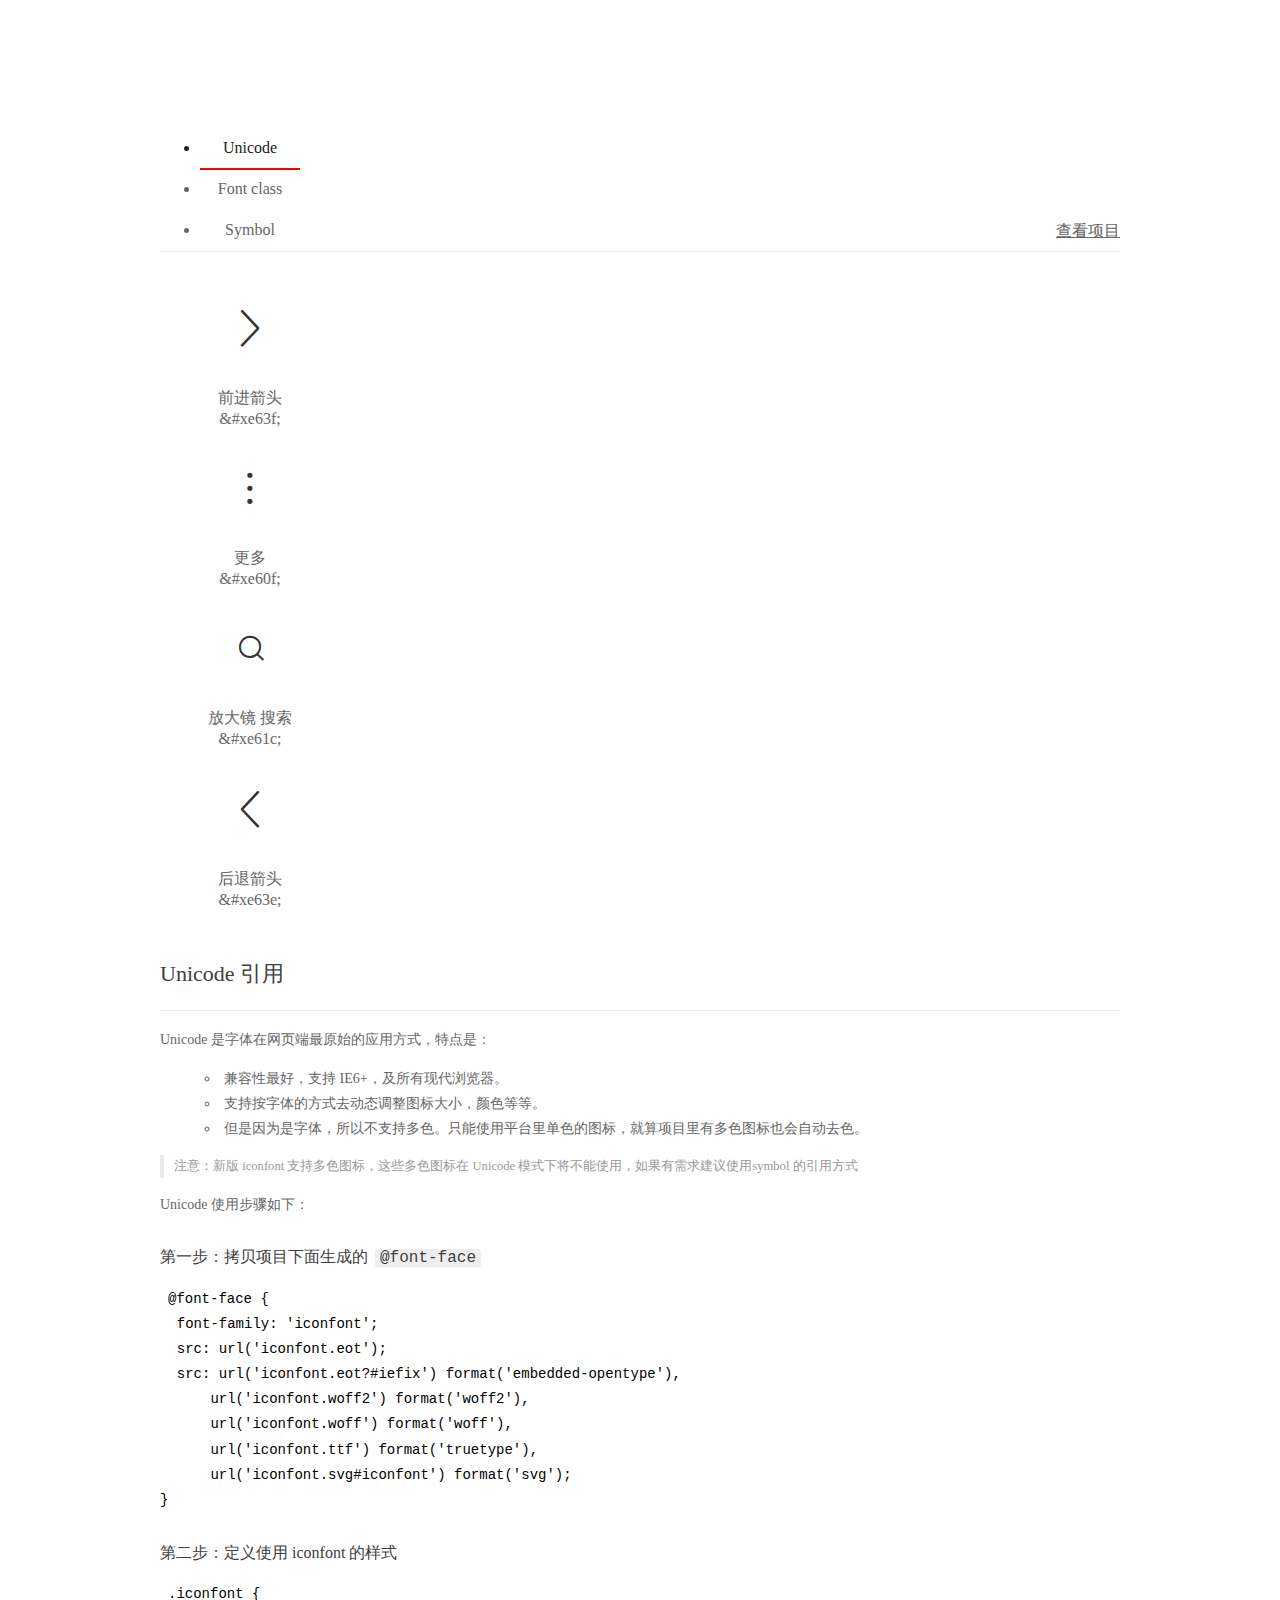
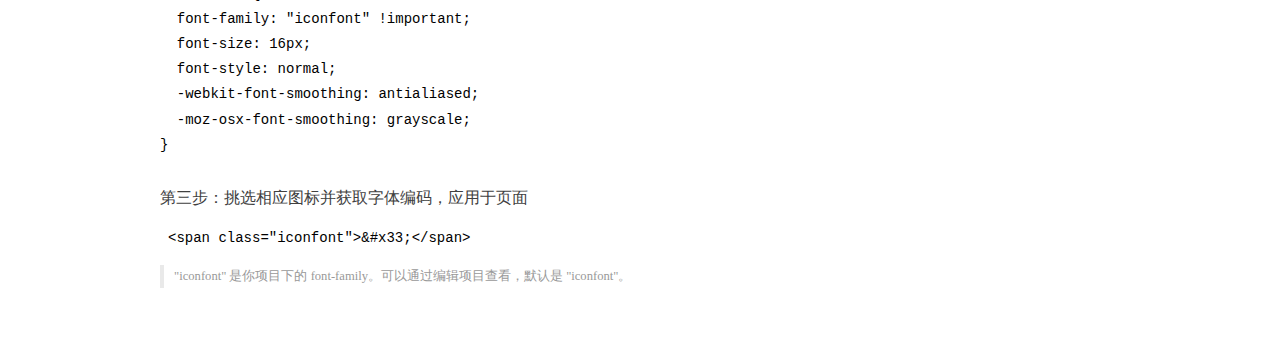
<file: icon/demo_index.html>
<!DOCTYPE html>
<html>
<head>
  <meta charset="utf-8"/>
  <title>IconFont Demo</title>
  <link rel="shortcut icon" href="https://img.alicdn.com/tps/i4/TB1_oz6GVXXXXaFXpXXJDFnIXXX-64-64.ico" type="image/x-icon"/>
  <link rel="stylesheet" href="https://g.alicdn.com/thx/cube/1.3.2/cube.min.css">
  <link rel="stylesheet" href="demo.css">
  <link rel="stylesheet" href="iconfont.css">
  <script src="iconfont.js"></script>
  <!-- jQuery -->
  <script src="https://a1.alicdn.com/oss/uploads/2018/12/26/7bfddb60-08e8-11e9-9b04-53e73bb6408b.js"></script>
  <!-- 代码高亮 -->
  <script src="https://a1.alicdn.com/oss/uploads/2018/12/26/a3f714d0-08e6-11e9-8a15-ebf944d7534c.js"></script>
</head>
<body>
  <div class="main">
    <h1 class="logo"><a href="https://www.iconfont.cn/" title="iconfont 首页" target="_blank">&#xe86b;</a></h1>
    <div class="nav-tabs">
      <ul id="tabs" class="dib-box">
        <li class="dib active"><span>Unicode</span></li>
        <li class="dib"><span>Font class</span></li>
        <li class="dib"><span>Symbol</span></li>
      </ul>
      
      <a href="https://www.iconfont.cn/manage/index?manage_type=myprojects&projectId=1863957" target="_blank" class="nav-more">查看项目</a>
      
    </div>
    <div class="tab-container">
      <div class="content unicode" style="display: block;">
          <ul class="icon_lists dib-box">
          
            <li class="dib">
              <span class="icon iconfont">&#xe63f;</span>
                <div class="name">前进箭头</div>
                <div class="code-name">&amp;#xe63f;</div>
              </li>
          
            <li class="dib">
              <span class="icon iconfont">&#xe60f;</span>
                <div class="name">更多</div>
                <div class="code-name">&amp;#xe60f;</div>
              </li>
          
            <li class="dib">
              <span class="icon iconfont">&#xe61c;</span>
                <div class="name">放大镜  搜索</div>
                <div class="code-name">&amp;#xe61c;</div>
              </li>
          
            <li class="dib">
              <span class="icon iconfont">&#xe63e;</span>
                <div class="name">后退箭头</div>
                <div class="code-name">&amp;#xe63e;</div>
              </li>
          
          </ul>
          <div class="article markdown">
          <h2 id="unicode-">Unicode 引用</h2>
          <hr>

          <p>Unicode 是字体在网页端最原始的应用方式，特点是：</p>
          <ul>
            <li>兼容性最好，支持 IE6+，及所有现代浏览器。</li>
            <li>支持按字体的方式去动态调整图标大小，颜色等等。</li>
            <li>但是因为是字体，所以不支持多色。只能使用平台里单色的图标，就算项目里有多色图标也会自动去色。</li>
          </ul>
          <blockquote>
            <p>注意：新版 iconfont 支持多色图标，这些多色图标在 Unicode 模式下将不能使用，如果有需求建议使用symbol 的引用方式</p>
          </blockquote>
          <p>Unicode 使用步骤如下：</p>
          <h3 id="-font-face">第一步：拷贝项目下面生成的 <code>@font-face</code></h3>
<pre><code class="language-css"
>@font-face {
  font-family: 'iconfont';
  src: url('iconfont.eot');
  src: url('iconfont.eot?#iefix') format('embedded-opentype'),
      url('iconfont.woff2') format('woff2'),
      url('iconfont.woff') format('woff'),
      url('iconfont.ttf') format('truetype'),
      url('iconfont.svg#iconfont') format('svg');
}
</code></pre>
          <h3 id="-iconfont-">第二步：定义使用 iconfont 的样式</h3>
<pre><code class="language-css"
>.iconfont {
  font-family: "iconfont" !important;
  font-size: 16px;
  font-style: normal;
  -webkit-font-smoothing: antialiased;
  -moz-osx-font-smoothing: grayscale;
}
</code></pre>
          <h3 id="-">第三步：挑选相应图标并获取字体编码，应用于页面</h3>
<pre>
<code class="language-html"
>&lt;span class="iconfont"&gt;&amp;#x33;&lt;/span&gt;
</code></pre>
          <blockquote>
            <p>"iconfont" 是你项目下的 font-family。可以通过编辑项目查看，默认是 "iconfont"。</p>
          </blockquote>
          </div>
      </div>
      <div class="content font-class">
        <ul class="icon_lists dib-box">
          
          <li class="dib">
            <span class="icon iconfont icon-qianjinjiantou"></span>
            <div class="name">
              前进箭头
            </div>
            <div class="code-name">.icon-qianjinjiantou
            </div>
          </li>
          
          <li class="dib">
            <span class="icon iconfont icon-ziyuan"></span>
            <div class="name">
              更多
            </div>
            <div class="code-name">.icon-ziyuan
            </div>
          </li>
          
          <li class="dib">
            <span class="icon iconfont icon-fangdajingsousuo"></span>
            <div class="name">
              放大镜  搜索
            </div>
            <div class="code-name">.icon-fangdajingsousuo
            </div>
          </li>
          
          <li class="dib">
            <span class="icon iconfont icon-houtuijiantou"></span>
            <div class="name">
              后退箭头
            </div>
            <div class="code-name">.icon-houtuijiantou
            </div>
          </li>
          
        </ul>
        <div class="article markdown">
        <h2 id="font-class-">font-class 引用</h2>
        <hr>

        <p>font-class 是 Unicode 使用方式的一种变种，主要是解决 Unicode 书写不直观，语意不明确的问题。</p>
        <p>与 Unicode 使用方式相比，具有如下特点：</p>
        <ul>
          <li>兼容性良好，支持 IE8+，及所有现代浏览器。</li>
          <li>相比于 Unicode 语意明确，书写更直观。可以很容易分辨这个 icon 是什么。</li>
          <li>因为使用 class 来定义图标，所以当要替换图标时，只需要修改 class 里面的 Unicode 引用。</li>
          <li>不过因为本质上还是使用的字体，所以多色图标还是不支持的。</li>
        </ul>
        <p>使用步骤如下：</p>
        <h3 id="-fontclass-">第一步：引入项目下面生成的 fontclass 代码：</h3>
<pre><code class="language-html">&lt;link rel="stylesheet" href="./iconfont.css"&gt;
</code></pre>
        <h3 id="-">第二步：挑选相应图标并获取类名，应用于页面：</h3>
<pre><code class="language-html">&lt;span class="iconfont icon-xxx"&gt;&lt;/span&gt;
</code></pre>
        <blockquote>
          <p>"
            iconfont" 是你项目下的 font-family。可以通过编辑项目查看，默认是 "iconfont"。</p>
        </blockquote>
      </div>
      </div>
      <div class="content symbol">
          <ul class="icon_lists dib-box">
          
            <li class="dib">
                <svg class="icon svg-icon" aria-hidden="true">
                  <use xlink:href="#icon-qianjinjiantou"></use>
                </svg>
                <div class="name">前进箭头</div>
                <div class="code-name">#icon-qianjinjiantou</div>
            </li>
          
            <li class="dib">
                <svg class="icon svg-icon" aria-hidden="true">
                  <use xlink:href="#icon-ziyuan"></use>
                </svg>
                <div class="name">更多</div>
                <div class="code-name">#icon-ziyuan</div>
            </li>
          
            <li class="dib">
                <svg class="icon svg-icon" aria-hidden="true">
                  <use xlink:href="#icon-fangdajingsousuo"></use>
                </svg>
                <div class="name">放大镜  搜索</div>
                <div class="code-name">#icon-fangdajingsousuo</div>
            </li>
          
            <li class="dib">
                <svg class="icon svg-icon" aria-hidden="true">
                  <use xlink:href="#icon-houtuijiantou"></use>
                </svg>
                <div class="name">后退箭头</div>
                <div class="code-name">#icon-houtuijiantou</div>
            </li>
          
          </ul>
          <div class="article markdown">
          <h2 id="symbol-">Symbol 引用</h2>
          <hr>

          <p>这是一种全新的使用方式，应该说这才是未来的主流，也是平台目前推荐的用法。相关介绍可以参考这篇<a href="">文章</a>
            这种用法其实是做了一个 SVG 的集合，与另外两种相比具有如下特点：</p>
          <ul>
            <li>支持多色图标了，不再受单色限制。</li>
            <li>通过一些技巧，支持像字体那样，通过 <code>font-size</code>, <code>color</code> 来调整样式。</li>
            <li>兼容性较差，支持 IE9+，及现代浏览器。</li>
            <li>浏览器渲染 SVG 的性能一般，还不如 png。</li>
          </ul>
          <p>使用步骤如下：</p>
          <h3 id="-symbol-">第一步：引入项目下面生成的 symbol 代码：</h3>
<pre><code class="language-html">&lt;script src="./iconfont.js"&gt;&lt;/script&gt;
</code></pre>
          <h3 id="-css-">第二步：加入通用 CSS 代码（引入一次就行）：</h3>
<pre><code class="language-html">&lt;style&gt;
.icon {
  width: 1em;
  height: 1em;
  vertical-align: -0.15em;
  fill: currentColor;
  overflow: hidden;
}
&lt;/style&gt;
</code></pre>
          <h3 id="-">第三步：挑选相应图标并获取类名，应用于页面：</h3>
<pre><code class="language-html">&lt;svg class="icon" aria-hidden="true"&gt;
  &lt;use xlink:href="#icon-xxx"&gt;&lt;/use&gt;
&lt;/svg&gt;
</code></pre>
          </div>
      </div>

    </div>
  </div>
  <script>
  $(document).ready(function () {
      $('.tab-container .content:first').show()

      $('#tabs li').click(function (e) {
        var tabContent = $('.tab-container .content')
        var index = $(this).index()

        if ($(this).hasClass('active')) {
          return
        } else {
          $('#tabs li').removeClass('active')
          $(this).addClass('active')

          tabContent.hide().eq(index).fadeIn()
        }
      })
    })
  </script>
</body>
</html>
</file>
<file: icon/iconfont.css>
@font-face {font-family: "iconfont";
  src: url('iconfont.eot?t=1591866508892'); /* IE9 */
  src: url('iconfont.eot?t=1591866508892#iefix') format('embedded-opentype'), /* IE6-IE8 */
  url('[data-uri]') format('woff2'),
  url('iconfont.woff?t=1591866508892') format('woff'),
  url('iconfont.ttf?t=1591866508892') format('truetype'), /* chrome, firefox, opera, Safari, Android, iOS 4.2+ */
  url('iconfont.svg?t=1591866508892#iconfont') format('svg'); /* iOS 4.1- */
}

.iconfont {
  font-family: "iconfont" !important;
  font-size: 16px;
  font-style: normal;
  -webkit-font-smoothing: antialiased;
  -moz-osx-font-smoothing: grayscale;
}

.icon-qianjinjiantou:before {
  content: "\e63f";
}

.icon-ziyuan:before {
  content: "\e60f";
}

.icon-fangdajingsousuo:before {
  content: "\e61c";
}

.icon-houtuijiantou:before {
  content: "\e63e";
}
</file>
<file: css/classList.css>
@charset "utf-8";

.content {
	border-top: 0.13vw solid #dcdcdc;
	margin-top: 2.8vw;
	display: flex;
}

.left_nav {
	width: 20vw;
}

.left_nav.fixed {
	position: fixed;
	top: 0;
	left: 0;
}

.class_list>li {
	border-left: 0.53vw solid white;
	height: 4.8vw;
	margin: 4.5vw 0;
	text-align: center;
	font-size: 3.47vw;
	color: #101010;
}

.right_list {
	box-sizing: border-box;
	width: 80vw;
	padding: 3.73vw 4.27vw;
	margin: 0;
	border-left: 0.13vw solid #dcdcdc;
}

.right_list.fixed {
	margin-left: 20vw;
}

.ad_photo {
	width: 100%;
}

.class_list>li.red {
	color: #ff2732;
	border-color: #ff2732;
}

.subtitle {
	font-size: 3.47vw;
	font-weight: 500;
	color: #101010;
	margin-top: 4.27vw;
	padding-bottom: 1.47vw;
	border-bottom: 0.13vw solid #dcdcdc;
}

.public-style {
	display: flex;
	flex-wrap: wrap;
}

.public-style li {
	width: 33.33%;
	height: 27.6vw;
	display: flex;
	justify-content: center;
	align-items: center;
}

.public-style li a {
	display: flex;
	flex-direction: column;
	justify-content: center;
	align-items: center;
}

.public-style li img {
	width: 8.8vw;
	height: 10vw;
}

.public-style li h1 {
	margin-top: 3.33vw;
	font-size: 3.47vw;
}

.high {
	height: 30vw;
}

.footer {
	width: 100%;
	background-color: white;
	position: fixed;
	bottom: 0;
	border-top: 0.13vw solid #dcdcdc;
}

.footer_list {
	display: flex;
}

.footer_list>li {
	width: 20%;
	height: 23vw;
	display: flex;
	justify-content: center;
	padding-top: 2.53vw;
}

.footer_list a {
	display: flex;
	flex-direction: column;
	align-items: center;	
}

.footer_list img {
	width: 5.47vw;
	height: 5.47vw;
	margin-bottom: 0.8vw;
}

.footer_list span {
	font-size: 3.47vw;
	color: #5f5f5f;
}
</file>
<file: css/live.css>
@charset "utf-8";

html,body {
	background-color: #f8f8f8;
}

nav {
	padding: 0 3.6vw;
	background-color: white;
}

.nav_list {
	width: 100%;
	display: flex;
}

.nav_list>li {
	width: 23%;
	text-align: center;
	font-size: 3.47vw;
	font-weight: 500;
	color: #000;
}

.nav_list_more {
	width: 8% !important;
	height: 4vw;
	border-left: 0.13vw solid #dcdcdc;
	display: flex;
	align-items: center;
}

.nav_list a {
	display: inline-block;
	height: 6vw;
	border-bottom: 0.27vw solid #fff;
	padding: 0 1.73vw;
}

.nav_list a.red {
	border-bottom: 0.27vw solid #ff2732;
	color: #ff2732;
}

.nav_list a:visited {
	color: #000;
}

.nav_list_more .iconfont {
	font-size: 2vw;
	margin-left: 2.4vw;
}

.sort {
	margin-top: 2vw;
	background-color: white;
}

.sort_list {
	display: flex;
	text-align: center;
	border-bottom: 0.13vw solid #dcdcdc;
	font-size: 3.47vw;
	color: rgba(0,0,0,.7);
}

.sort_list>li {
	width: 25%;
	padding: 2.47vw 0 2.53vw;
}

.sort_list>li.red {
	color: #ff2732;
}

.price {
	display: flex;
	justify-content: center;
}

.price img {
	width: 1.87vw;
	height: 1.47vw;
}

.price img:first-child {
	margin-bottom: 0.53vw;
}

.triangle {
	margin-left: 0.93vw;
	display: flex;
	flex-direction: column;
	justify-content: center;
}

.item_box {
	padding: 0 3.2vw;
}

.return {
	width: 7.2vw;
	height: 7.2vw;
	border-radius: 7.2vw;
	background-color: #000000;
	position: fixed;
	right: 5%;
	bottom: 5%;
	overflow: hidden;
	display: none;
}

.return img {
	width: 7.2vw;
	height: 7.2vw;
}
</file>
<file: css/myaddress.css>
@charset "utf-8";

html,body {
	background-color: #f8f8f8;
}

.address {
	margin-top: 0.13vw;
	background-color: white;
	padding: 0 1.6vw;
	height: 43.73vw;
	margin-bottom: 4.27vw;
}

.address_item {
	padding: 2.37vw 0vw;
	font-size: 3.73vw;
	color: #292929;
	
}

.content {
	padding: 0 3.07vw;
	padding-bottom: 3.73vw;
	border-bottom: 0.13vw solid #dcdcdc;
}

.content>p {
	line-height: 6.2vw;
}

.detail-address {
	display: -webkit-box;
	-webkit-box-orient: vertical;
	-webkit-line-clamp: 2;
	overflow: hidden;
}

.check {
	padding: 0 3.07vw;
	display: flex;
	justify-content: space-between;
	align-items: center;
	height: 12.53vw;
}
.right {
	display: flex;
}

.left {
	display: flex;
	align-items: center;
}

.radio-text {
	font-size: 3.47vw;
	margin-left: 1.6vw;
	color: #030000;
}

.right .edit {
	width: 21.47vw;
	height: 6.53vw;
	border: 0;
	background-color: #ff2732;
	outline: 0;
	margin-right: 6.53vw;
	color: white;
	font-size: 3.73vw;
}

.right img {
	 width: 5.47vw;
	 height: 5.73vw;
}

.high {
	height: 30vw;
}

.add {
	width: 100%;
	height: 12vw;
	background-color: #ff2732;
	color: white;
	font-size: 3.73vw;
	text-align: center;
	line-height: 12vw;
	position: fixed;
	bottom: 0;
	border: 0;
	outline: 0;
}
</file>
<file: css/shopCar.css>
@charset "utf-8";

html,body {
	background-color: #f8f8f8;
}

.shopCar_list {
	background-color: white;
	margin-top: 2.13vw;
	padding: 0 3.33vw 2.13vw;
}

.goods {
	display: flex;
	align-items: center;
	padding-top: 6vw;
}

.goods-img {
	width: 19.07vw;
	height: 20.93vw;
	margin-left: 2.27vw;
}

.goods .note {
	margin-left: 3.47vw;

}

.note-title {
	font-size: 3.47vw;
	color: #000;
	margin-top: 1.47vw;
}

.goods .arrt {
	margin-top: 2.53vw;
	font-size: 3.2vw;
	color: rgb(38, 38, 38, .6);
}

.goods .price {
	display: flex;
	justify-content: space-between;
	margin-top: 2.53vw;
	color: #ff2732;
	font-weight: bold;
}

.goodsprice {
	font-size: 3.73vw;
}

.cart_num {
	height: 3.73vw;
	line-height: 3.73vw;
	display: flex;
	font-size: 2.43vw;
	font-weight: normal;
	color: #262626;
}

.cart_num>* {
	width: 10.93vw;
	text-align: center;
}

.cart_num span {
	border: 0.27vw solid #999;
}

.cart_amount {
	border: none;
	outline: 0;
	border-top: 0.27vw solid #999;
	border-bottom: 0.27vw solid #999;
}

.more {
	margin-top: 2vw;
	padding: 4.67vw 3.33vw 6vw;
	background-color: white;
}

.more .goods_title_box {
	font-size: 3.47vw;
	font-weight: 500;
	color: #000;
	margin: 0 2.27vw;
	display: flex;
	justify-content: center;
}

.high {
	height: 30vw;
}

.footer {
	position: fixed;
	bottom: 0;
	width: 100%;
	height: 13.33vw;
	border-top: 0.05vw solid #ccc;
	background-color: white;
	display: flex;
}

.footer .left {
	width: 76.53vw;
	padding: 3.6vw 2.4vw 3.33vw;
	display: flex;
	justify-content: space-between;
}


.footer .all {
	margin-right: 1.6vw;
}

.footer .all_text {
	font-size: 3.47vw;
	color: rgba(0,0,0,.6);
}

.footer .count {
	font-size: 3.47vw;
	color: #ff2732;
}

.symbol {
	font-size: 2.4vw;
}

.footer .right {
	width: 23.47vw;
	background-color: #ff2732;
	text-align: center;
	padding-top: 3.6vw;
}

.confirm {
	color: white;
}
</file>
<file: css/user.css>
@charset "utf-8";
html,body {
	background-color: #f8f8f8;
}

.user{
	box-sizing: border-box;
	width: 100%;
	height: 28vw;
	background-color: #FF2732;
	padding: 0 3.33vw;
}

.user_list {
	width: 100%;
	height: 100%;
	text-align: center;
	display: flex;
	align-items: center;
}

.user_list li {
	width: 33.33%;
	display: flex;
	justify-content: center;
	align-items: center;
}

.user_list .public {
	display: flex;
	flex-direction: column;
	align-items: flex-start;
}

.user_name {
	flex-direction: column;
}

.user_list .score {
	width: 3.07vw;
	height: 3.33vw;
}

.user_list .money {
	width: 4.4vw;
	height: 2.93vw;
}

.number {
	font-size: 4.27vw;
	color: #fff;
	margin-left: 1.6vw;
}

.user_list .text {
	color: #fff;
	font-size: 3.2vw;
	margin-top: 2.27vw;
	background-color: #e2ce79;
	padding: 0.93vw 0vw;
	border-radius: 2vw;
	border: 0;
	outline: 0;
}

.myscore .text {
	width: 17.47vw;
}

.mymoney .text {
	width: 22.13vw;
}

.user_name>div {
	width: 12vw;
	height: 12vw;
	background-color: white;
	border-radius: 100%;
	display: flex;
	justify-content: center;
	align-items: center;
}

.user_name img {
	width: 6.53vw;
	height: 6.8vw;
}

.user_name h {
	font-size: 3.47vw;
	color: #fff;
	margin-top: 1.87vw;
}

.user_name h:last-child {
	font-size: 2.67vw;
	margin-top: 1.2vw;
}

.mycontent {
	margin: 2.93vw 3.33vw 0;
	background-color: white;
	border-radius: 2vw;
	
}

.mycontent h1 {
	padding: 3.07vw 2.53vw 0;
	font-size: 3.73vw;
	color: #000;
	display: flex;
	justify-content: space-between;
	align-items: center;
}

.order .iconfont {
	font-size: 3vw;
}

.order_list {
	display: flex;
	margin: 4vw 3.03vw 0;
	padding-bottom: 4vw;
}

.order_list a {
	display: flex;
	flex-direction: column;
	justify-content: center;
	align-items: center;
}

.order_list li {
	width: 20%;
}

.order_list img {
	width: 4.67vw;
	height: 4.67vw;
}

.mycontent span {
	margin-top: 2.27vw;
	font-size: 3.47vw;
	color: #060606;
}

.serve h1 {
	margin-bottom: 0vw;
}

.serve ul {
	display: flex;
	flex-wrap: wrap;
	margin-top: 4vw52;
}

.serve li {
	width: 25%;
	margin-bottom: 4vw;
}

.serve li a {
	display: flex;
	flex-direction: column;
	align-items: center;
}

.serve_list01 {
	border-bottom: 0.13vw solid #e5e5e5;
}

.serve_list01 img {
	width: 4.4vw;
	height: 4.4vw;
}

.serve_list02 img {
	width: 4.8vw;
	height: 4.8vw;
}

.serve li>span {
	color: #000000;
}

.high {
	height: 30vw;
}


.footer {
	width: 100%;
	background-color: white;
	position: fixed;
	bottom: 0;
	border-top: 0.13vw solid #dcdcdc;
}

.footer_list {
	display: flex;
}

.footer_list>li {
	width: 20%;
	height: 23vw;
	display: flex;
	flex-direction: column;
	align-items: center;
	padding-top: 2.53vw;
}

.footer_list>li a {
	display: flex;
	flex-direction: column;
	align-items: center;
}

.footer_list img {
	width: 5.47vw;
	height: 5.47vw;
	margin-bottom: 0.8vw;
}

.footer_list span {
	font-size: 3.47vw;
	color: #5f5f5f;
}
</file>
<file: icon/demo.css>
/* Logo 字体 */
@font-face {
  font-family: "iconfont logo";
  src: url('https://at.alicdn.com/t/font_985780_km7mi63cihi.eot?t=1545807318834');
  src: url('https://at.alicdn.com/t/font_985780_km7mi63cihi.eot?t=1545807318834#iefix') format('embedded-opentype'),
    url('https://at.alicdn.com/t/font_985780_km7mi63cihi.woff?t=1545807318834') format('woff'),
    url('https://at.alicdn.com/t/font_985780_km7mi63cihi.ttf?t=1545807318834') format('truetype'),
    url('https://at.alicdn.com/t/font_985780_km7mi63cihi.svg?t=1545807318834#iconfont') format('svg');
}

.logo {
  font-family: "iconfont logo";
  font-size: 160px;
  font-style: normal;
  -webkit-font-smoothing: antialiased;
  -moz-osx-font-smoothing: grayscale;
}

/* tabs */
.nav-tabs {
  position: relative;
}

.nav-tabs .nav-more {
  position: absolute;
  right: 0;
  bottom: 0;
  height: 42px;
  line-height: 42px;
  color: #666;
}

#tabs {
  border-bottom: 1px solid #eee;
}

#tabs li {
  cursor: pointer;
  width: 100px;
  height: 40px;
  line-height: 40px;
  text-align: center;
  font-size: 16px;
  border-bottom: 2px solid transparent;
  position: relative;
  z-index: 1;
  margin-bottom: -1px;
  color: #666;
}


#tabs .active {
  border-bottom-color: #f00;
  color: #222;
}

.tab-container .content {
  display: none;
}

/* 页面布局 */
.main {
  padding: 30px 100px;
  width: 960px;
  margin: 0 auto;
}

.main .logo {
  color: #333;
  text-align: left;
  margin-bottom: 30px;
  line-height: 1;
  height: 110px;
  margin-top: -50px;
  overflow: hidden;
  *zoom: 1;
}

.main .logo a {
  font-size: 160px;
  color: #333;
}

.helps {
  margin-top: 40px;
}

.helps pre {
  padding: 20px;
  margin: 10px 0;
  border: solid 1px #e7e1cd;
  background-color: #fffdef;
  overflow: auto;
}

.icon_lists {
  width: 100% !important;
  overflow: hidden;
  *zoom: 1;
}

.icon_lists li {
  width: 100px;
  margin-bottom: 10px;
  margin-right: 20px;
  text-align: center;
  list-style: none !important;
  cursor: default;
}

.icon_lists li .code-name {
  line-height: 1.2;
}

.icon_lists .icon {
  display: block;
  height: 100px;
  line-height: 100px;
  font-size: 42px;
  margin: 10px auto;
  color: #333;
  -webkit-transition: font-size 0.25s linear, width 0.25s linear;
  -moz-transition: font-size 0.25s linear, width 0.25s linear;
  transition: font-size 0.25s linear, width 0.25s linear;
}

.icon_lists .icon:hover {
  font-size: 100px;
}

.icon_lists .svg-icon {
  /* 通过设置 font-size 来改变图标大小 */
  width: 1em;
  /* 图标和文字相邻时，垂直对齐 */
  vertical-align: -0.15em;
  /* 通过设置 color 来改变 SVG 的颜色/fill */
  fill: currentColor;
  /* path 和 stroke 溢出 viewBox 部分在 IE 下会显示
      normalize.css 中也包含这行 */
  overflow: hidden;
}

.icon_lists li .name,
.icon_lists li .code-name {
  color: #666;
}

/* markdown 样式 */
.markdown {
  color: #666;
  font-size: 14px;
  line-height: 1.8;
}

.highlight {
  line-height: 1.5;
}

.markdown img {
  vertical-align: middle;
  max-width: 100%;
}

.markdown h1 {
  color: #404040;
  font-weight: 500;
  line-height: 40px;
  margin-bottom: 24px;
}

.markdown h2,
.markdown h3,
.markdown h4,
.markdown h5,
.markdown h6 {
  color: #404040;
  margin: 1.6em 0 0.6em 0;
  font-weight: 500;
  clear: both;
}

.markdown h1 {
  font-size: 28px;
}

.markdown h2 {
  font-size: 22px;
}

.markdown h3 {
  font-size: 16px;
}

.markdown h4 {
  font-size: 14px;
}

.markdown h5 {
  font-size: 12px;
}

.markdown h6 {
  font-size: 12px;
}

.markdown hr {
  height: 1px;
  border: 0;
  background: #e9e9e9;
  margin: 16px 0;
  clear: both;
}

.markdown p {
  margin: 1em 0;
}

.markdown>p,
.markdown>blockquote,
.markdown>.highlight,
.markdown>ol,
.markdown>ul {
  width: 80%;
}

.markdown ul>li {
  list-style: circle;
}

.markdown>ul li,
.markdown blockquote ul>li {
  margin-left: 20px;
  padding-left: 4px;
}

.markdown>ul li p,
.markdown>ol li p {
  margin: 0.6em 0;
}

.markdown ol>li {
  list-style: decimal;
}

.markdown>ol li,
.markdown blockquote ol>li {
  margin-left: 20px;
  padding-left: 4px;
}

.markdown code {
  margin: 0 3px;
  padding: 0 5px;
  background: #eee;
  border-radius: 3px;
}

.markdown strong,
.markdown b {
  font-weight: 600;
}

.markdown>table {
  border-collapse: collapse;
  border-spacing: 0px;
  empty-cells: show;
  border: 1px solid #e9e9e9;
  width: 95%;
  margin-bottom: 24px;
}

.markdown>table th {
  white-space: nowrap;
  color: #333;
  font-weight: 600;
}

.markdown>table th,
.markdown>table td {
  border: 1px solid #e9e9e9;
  padding: 8px 16px;
  text-align: left;
}

.markdown>table th {
  background: #F7F7F7;
}

.markdown blockquote {
  font-size: 90%;
  color: #999;
  border-left: 4px solid #e9e9e9;
  padding-left: 0.8em;
  margin: 1em 0;
}

.markdown blockquote p {
  margin: 0;
}

.markdown .anchor {
  opacity: 0;
  transition: opacity 0.3s ease;
  margin-left: 8px;
}

.markdown .waiting {
  color: #ccc;
}

.markdown h1:hover .anchor,
.markdown h2:hover .anchor,
.markdown h3:hover .anchor,
.markdown h4:hover .anchor,
.markdown h5:hover .anchor,
.markdown h6:hover .anchor {
  opacity: 1;
  display: inline-block;
}

.markdown>br,
.markdown>p>br {
  clear: both;
}


.hljs {
  display: block;
  background: white;
  padding: 0.5em;
  color: #333333;
  overflow-x: auto;
}

.hljs-comment,
.hljs-meta {
  color: #969896;
}

.hljs-string,
.hljs-variable,
.hljs-template-variable,
.hljs-strong,
.hljs-emphasis,
.hljs-quote {
  color: #df5000;
}

.hljs-keyword,
.hljs-selector-tag,
.hljs-type {
  color: #a71d5d;
}

.hljs-literal,
.hljs-symbol,
.hljs-bullet,
.hljs-attribute {
  color: #0086b3;
}

.hljs-section,
.hljs-name {
  color: #63a35c;
}

.hljs-tag {
  color: #333333;
}

.hljs-title,
.hljs-attr,
.hljs-selector-id,
.hljs-selector-class,
.hljs-selector-attr,
.hljs-selector-pseudo {
  color: #795da3;
}

.hljs-addition {
  color: #55a532;
  background-color: #eaffea;
}

.hljs-deletion {
  color: #bd2c00;
  background-color: #ffecec;
}

.hljs-link {
  text-decoration: underline;
}

/* 代码高亮 */
/* PrismJS 1.15.0
https://prismjs.com/download.html#themes=prism&languages=markup+css+clike+javascript */
/**
 * prism.js default theme for JavaScript, CSS and HTML
 * Based on dabblet (http://dabblet.com)
 * @author Lea Verou
 */
code[class*="language-"],
pre[class*="language-"] {
  color: black;
  background: none;
  text-shadow: 0 1px white;
  font-family: Consolas, Monaco, 'Andale Mono', 'Ubuntu Mono', monospace;
  text-align: left;
  white-space: pre;
  word-spacing: normal;
  word-break: normal;
  word-wrap: normal;
  line-height: 1.5;

  -moz-tab-size: 4;
  -o-tab-size: 4;
  tab-size: 4;

  -webkit-hyphens: none;
  -moz-hyphens: none;
  -ms-hyphens: none;
  hyphens: none;
}

pre[class*="language-"]::-moz-selection,
pre[class*="language-"] ::-moz-selection,
code[class*="language-"]::-moz-selection,
code[class*="language-"] ::-moz-selection {
  text-shadow: none;
  background: #b3d4fc;
}

pre[class*="language-"]::selection,
pre[class*="language-"] ::selection,
code[class*="language-"]::selection,
code[class*="language-"] ::selection {
  text-shadow: none;
  background: #b3d4fc;
}

@media print {

  code[class*="language-"],
  pre[class*="language-"] {
    text-shadow: none;
  }
}

/* Code blocks */
pre[class*="language-"] {
  padding: 1em;
  margin: .5em 0;
  overflow: auto;
}

:not(pre)>code[class*="language-"],
pre[class*="language-"] {
  background: #f5f2f0;
}

/* Inline code */
:not(pre)>code[class*="language-"] {
  padding: .1em;
  border-radius: .3em;
  white-space: normal;
}

.token.comment,
.token.prolog,
.token.doctype,
.token.cdata {
  color: slategray;
}

.token.punctuation {
  color: #999;
}

.namespace {
  opacity: .7;
}

.token.property,
.token.tag,
.token.boolean,
.token.number,
.token.constant,
.token.symbol,
.token.deleted {
  color: #905;
}

.token.selector,
.token.attr-name,
.token.string,
.token.char,
.token.builtin,
.token.inserted {
  color: #690;
}

.token.operator,
.token.entity,
.token.url,
.language-css .token.string,
.style .token.string {
  color: #9a6e3a;
  background: hsla(0, 0%, 100%, .5);
}

.token.atrule,
.token.attr-value,
.token.keyword {
  color: #07a;
}

.token.function,
.token.class-name {
  color: #DD4A68;
}

.token.regex,
.token.important,
.token.variable {
  color: #e90;
}

.token.important,
.token.bold {
  font-weight: bold;
}

.token.italic {
  font-style: italic;
}

.token.entity {
  cursor: help;
}
</file>
